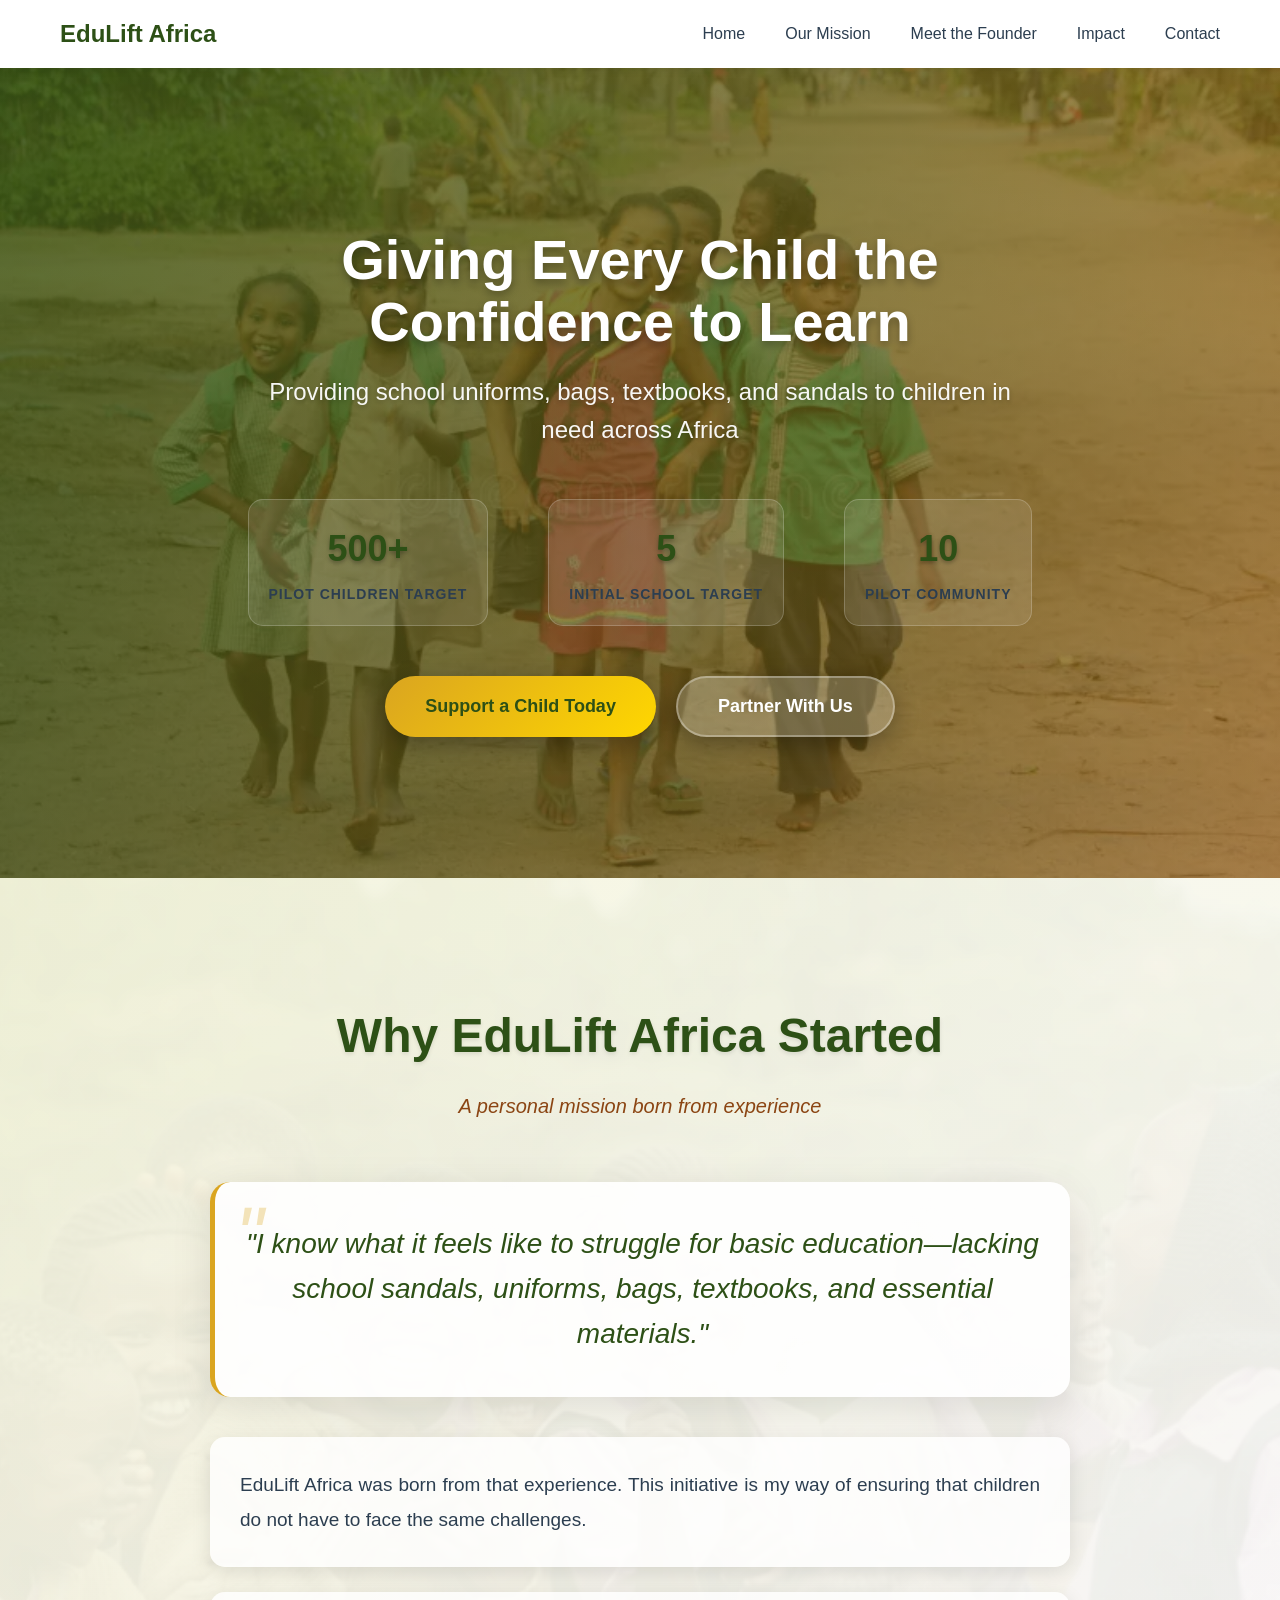
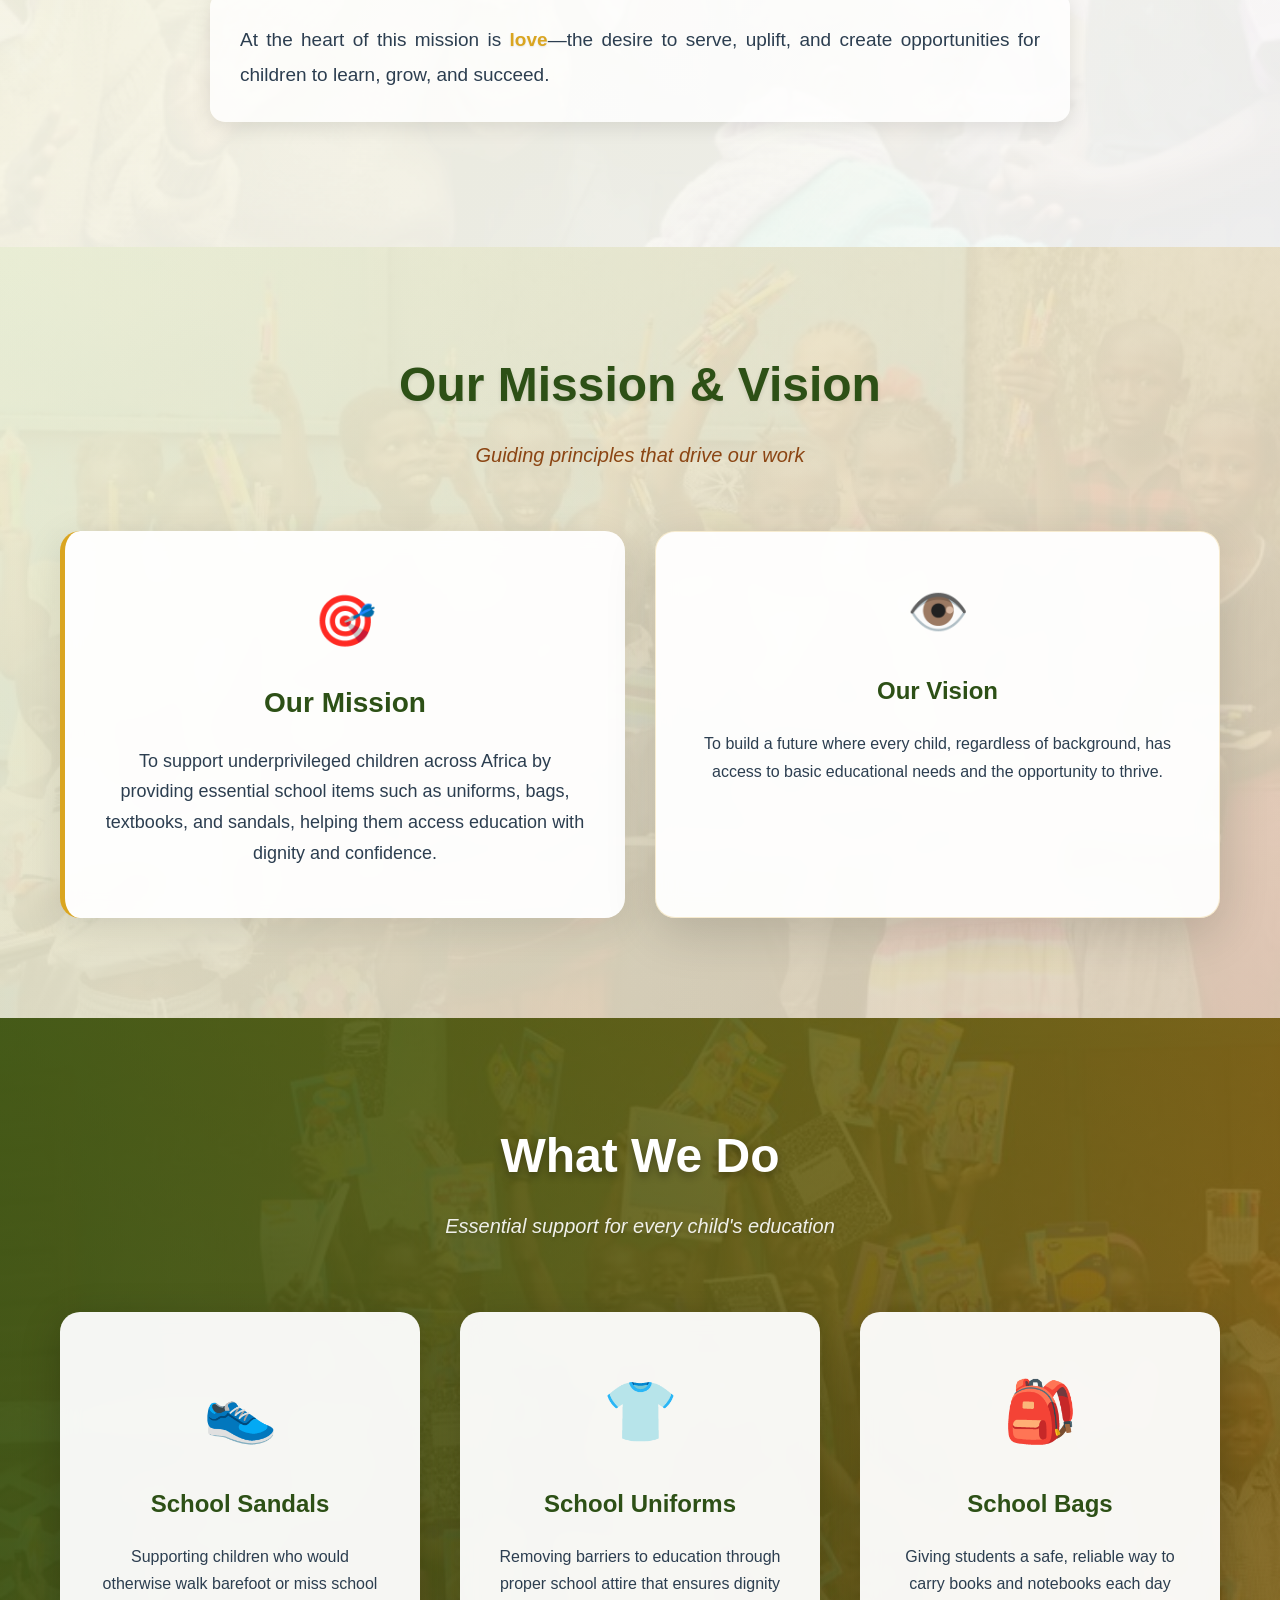
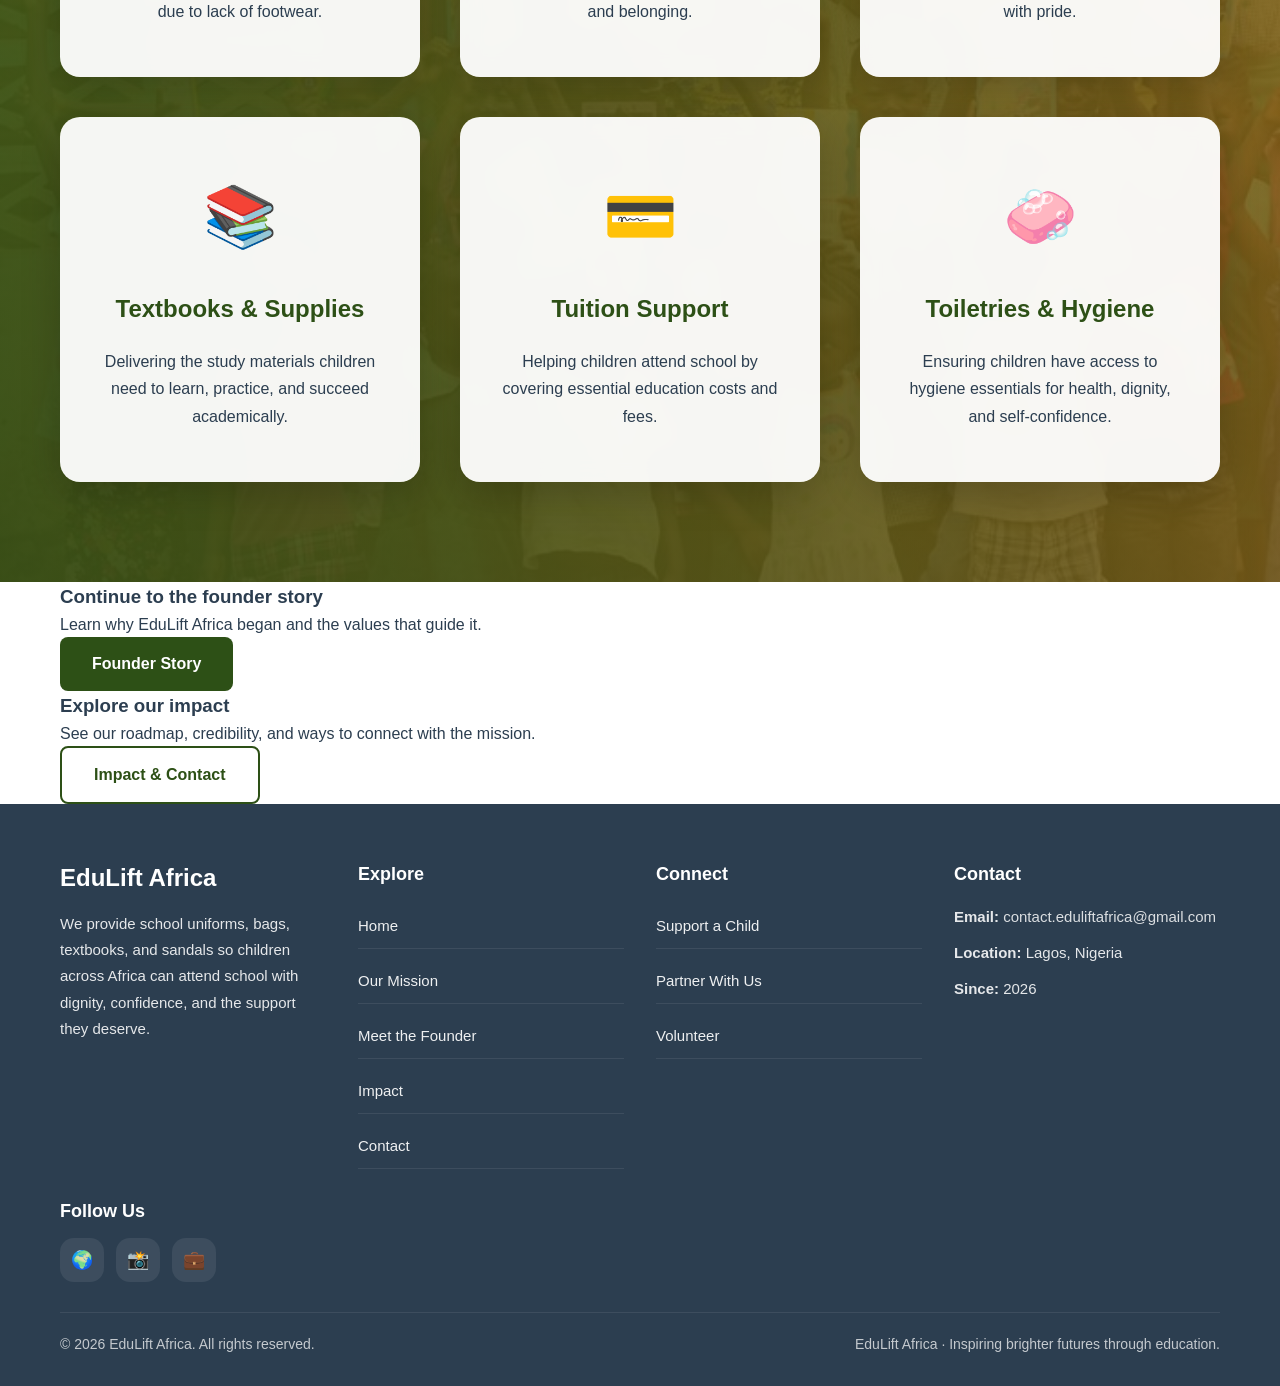
<file: index.html>
<!DOCTYPE html>
<html lang="en">
<head>
    <meta charset="UTF-8">
    <meta name="viewport" content="width=device-width, initial-scale=1.0">
    <title>EduLift Africa - Supporting Child Education</title>
    <link rel="stylesheet" href="style.css">
</head>
<body>
    <!-- Navigation -->
    <nav class="navbar">
        <div class="container">
            <div class="nav-brand">
                <h1>EduLift Africa</h1>
            </div>
            <ul class="nav-menu">
                <li><a href="index.html">Home</a></li>
                <li><a href="index.html#mission">Our Mission</a></li>
                <li><a href="founder.html">Meet the Founder</a></li>
                <li><a href="impact.html">Impact</a></li>
                <li><a href="impact.html#contact">Contact</a></li>
            </ul>
        </div>
    </nav>

    <!-- Hero Section -->
    <section class="hero">
        <div class="hero-overlay"></div>
        <div class="container">
            <div class="hero-content">
                <h1 class="hero-headline">Giving Every Child the Confidence to Learn</h1>
                <p class="hero-subtext">Providing school uniforms, bags, textbooks, and sandals to children in need across Africa</p>
                <div class="hero-stats">
                    <div class="stat-item">
                        <div class="stat-number">500+</div>
                        <div class="stat-label">Pilot Children Target</div>
                    </div>
                    <div class="stat-item">
                        <div class="stat-number">5</div>
                        <div class="stat-label">Initial School Target</div>
                    </div>
                    <div class="stat-item">
                        <div class="stat-number">10</div>
                        <div class="stat-label">Pilot Community</div>
                    </div>
                </div>
                <div class="hero-buttons">
                    <button class="btn btn-primary" onclick="scrollToContactWithReason('Support a child')">Support a Child Today</button>
                    <button class="btn btn-secondary" onclick="scrollToContactWithReason('Partner with us')">Partner With Us</button>
                </div>
            </div>
        </div>
    </section>

    <!-- Why EduLift Started -->
    <section class="why-started">
        <div class="container">
            <div class="why-started-header">
                <div class="section-icon"></div>
                <h2>Why EduLift Africa Started</h2>
                <p class="section-subtitle">A personal mission born from experience</p>
            </div>
            <div class="story-content">
                <div class="story-quote">
                    <blockquote>
                        "I know what it feels like to struggle for basic education—lacking school sandals, uniforms, bags, textbooks, and essential materials."
                    </blockquote>
                </div>
                <div class="story-text">
                    <p>EduLift Africa was born from that experience. This initiative is my way of ensuring that children do not have to face the same challenges.</p>
                    <p>At the heart of this mission is <span class="highlight">love</span>—the desire to serve, uplift, and create opportunities for children to learn, grow, and succeed.</p>
                </div>
            </div>
        </div>
    </section>

    <!-- Mission & Vision -->
    <section id="mission" class="mission-vision">
        <div class="container">
            <div class="section-header">
                <h2>Our Mission & Vision</h2>
                <p class="section-subtitle">Guiding principles that drive our work</p>
            </div>
            <div class="grid-2">
                <div class="card mission-card">
                    <div class="card-icon">🎯</div>
                    <h3>Our Mission</h3>
                    <p>To support underprivileged children across Africa by providing essential school items such as uniforms, bags, textbooks, and sandals, helping them access education with dignity and confidence.</p>
                </div>
                <div class="card vision-card">
                    <div class="card-icon">👁️</div>
                    <h3>Our Vision</h3>
                    <p>To build a future where every child, regardless of background, has access to basic educational needs and the opportunity to thrive.</p>
                </div>
            </div>
        </div>
    </section>

    <!-- What We Do -->
    <section id="what-we-do" class="what-we-do">
        <div class="container">
            <div class="section-header">
                <h2>What We Do</h2>
                <p class="section-subtitle">Essential support for every child's education</p>
            </div>
            <div class="services-grid">
                <div class="service-card">
                    <div class="service-icon">👟</div>
                    <h4>School Sandals</h4>
                    <p>Supporting children who would otherwise walk barefoot or miss school due to lack of footwear.</p>
                </div>
                <div class="service-card">
                    <div class="service-icon">👕</div>
                    <h4>School Uniforms</h4>
                    <p>Removing barriers to education through proper school attire that ensures dignity and belonging.</p>
                </div>
                <div class="service-card">
                    <div class="service-icon">🎒</div>
                    <h4>School Bags</h4>
                    <p>Giving students a safe, reliable way to carry books and notebooks each day with pride.</p>
                </div>
                <div class="service-card">
                    <div class="service-icon">📚</div>
                    <h4>Textbooks & Supplies</h4>
                    <p>Delivering the study materials children need to learn, practice, and succeed academically.</p>
                </div>
                <div class="service-card">
                    <div class="service-icon">💳</div>
                    <h4>Tuition Support</h4>
                    <p>Helping children attend school by covering essential education costs and fees.</p>
                </div>
                <div class="service-card">
                    <div class="service-icon">🧼</div>
                    <h4>Toiletries & Hygiene</h4>
                    <p>Ensuring children have access to hygiene essentials for health, dignity, and self-confidence.</p>
                </div>
            </div>
        </div>
    </section>

        <section class="page-links">
        <div class="container">
            <div class="link-card">
                <h3>Continue to the founder story</h3>
                <p>Learn why EduLift Africa began and the values that guide it.</p>
                <a class="btn btn-primary" href="founder.html">Founder Story</a>
            </div>
            <div class="link-card">
                <h3>Explore our impact</h3>
                <p>See our roadmap, credibility, and ways to connect with the mission.</p>
                <a class="btn btn-secondary" href="impact.html">Impact & Contact</a>
            </div>
        </div>
    </section>

    <footer class="footer">
        <div class="container">
            <div class="footer-content">
                <div class="footer-section">
                    <h3>EduLift Africa</h3>
                    <p>We provide school uniforms, bags, textbooks, and sandals so children across Africa can attend school with dignity, confidence, and the support they deserve.</p>
                </div>
                <div class="footer-section">
                    <h4>Explore</h4>
                    <div class="footer-links">
                        <a class="footer-link" href="index.html">Home</a>
                        <a class="footer-link" href="index.html#mission">Our Mission</a>
                        <a class="footer-link" href="founder.html">Meet the Founder</a>
                        <a class="footer-link" href="impact.html">Impact</a>
                        <a class="footer-link" href="impact.html#contact">Contact</a>
                    </div>
                </div>
                <div class="footer-section">
                    <h4>Connect</h4>
                    <div class="footer-links">
                        <a class="footer-link" href="impact.html#contact">Support a Child</a>
                        <a class="footer-link" href="impact.html#contact">Partner With Us</a>
                        <a class="footer-link" href="impact.html#contact">Volunteer</a>
                    </div>
                </div>
                <div class="footer-section footer-contact">
                    <h4>Contact</h4>
                    <p><strong>Email:</strong> <a href="mailto:contact.eduliftafrica@gmail.com">contact.eduliftafrica@gmail.com</a></p>
                    <p><strong>Location:</strong> Lagos, Nigeria</p>
                    <p><strong>Since:</strong> 2026</p>
                </div>
                <div class="footer-section footer-social">
                    <h4>Follow Us</h4>
                    <div class="social-icons">
                        <a class="social-icon" href="#" aria-label="Facebook">🌍</a>
                        <a class="social-icon" href="#" aria-label="Instagram">📸</a>
                        <a class="social-icon" href="#" aria-label="LinkedIn">💼</a>
                    </div>
                </div>
            </div>
            <div class="footer-bottom">
                <p>&copy; 2026 EduLift Africa. All rights reserved.</p>
                <p>EduLift Africa · Inspiring brighter futures through education.</p>
            </div>
        </div>
    </footer>

    <script src="script.js"></script>
</body>
</html>
</file>
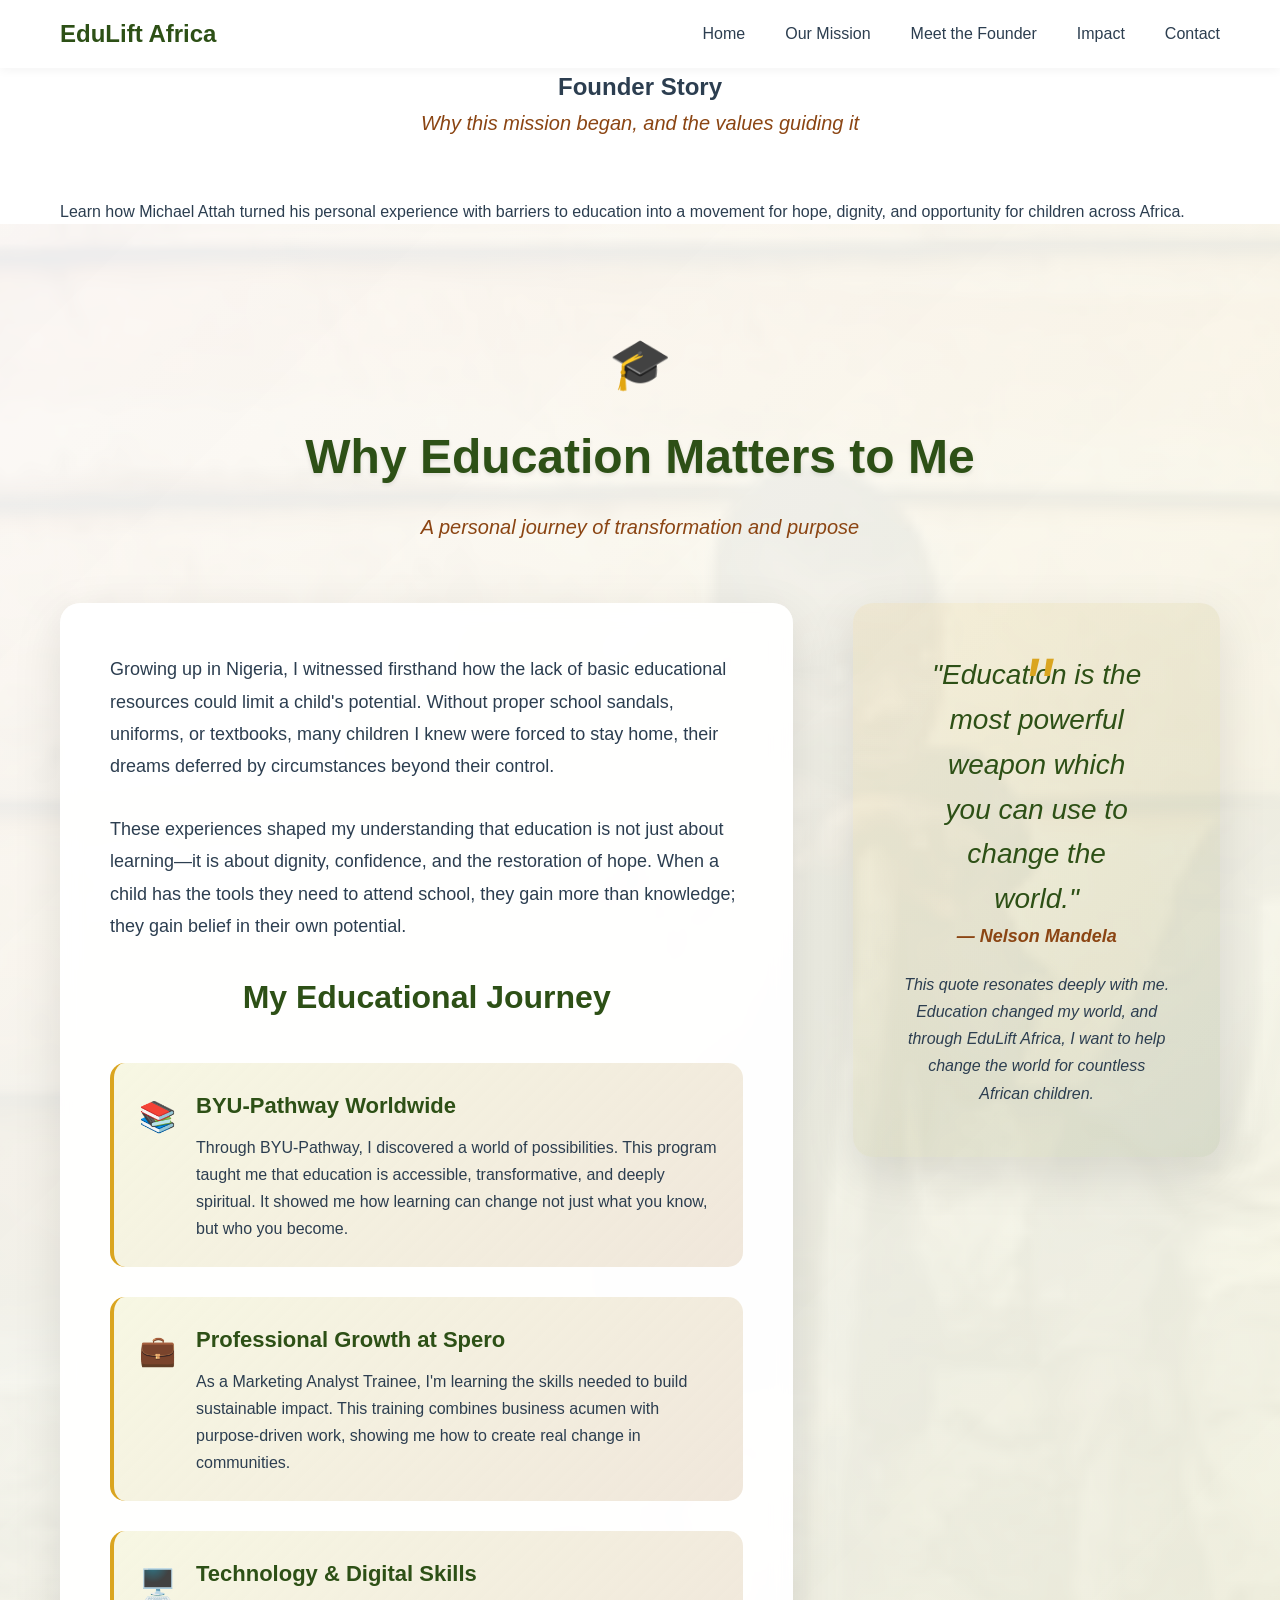
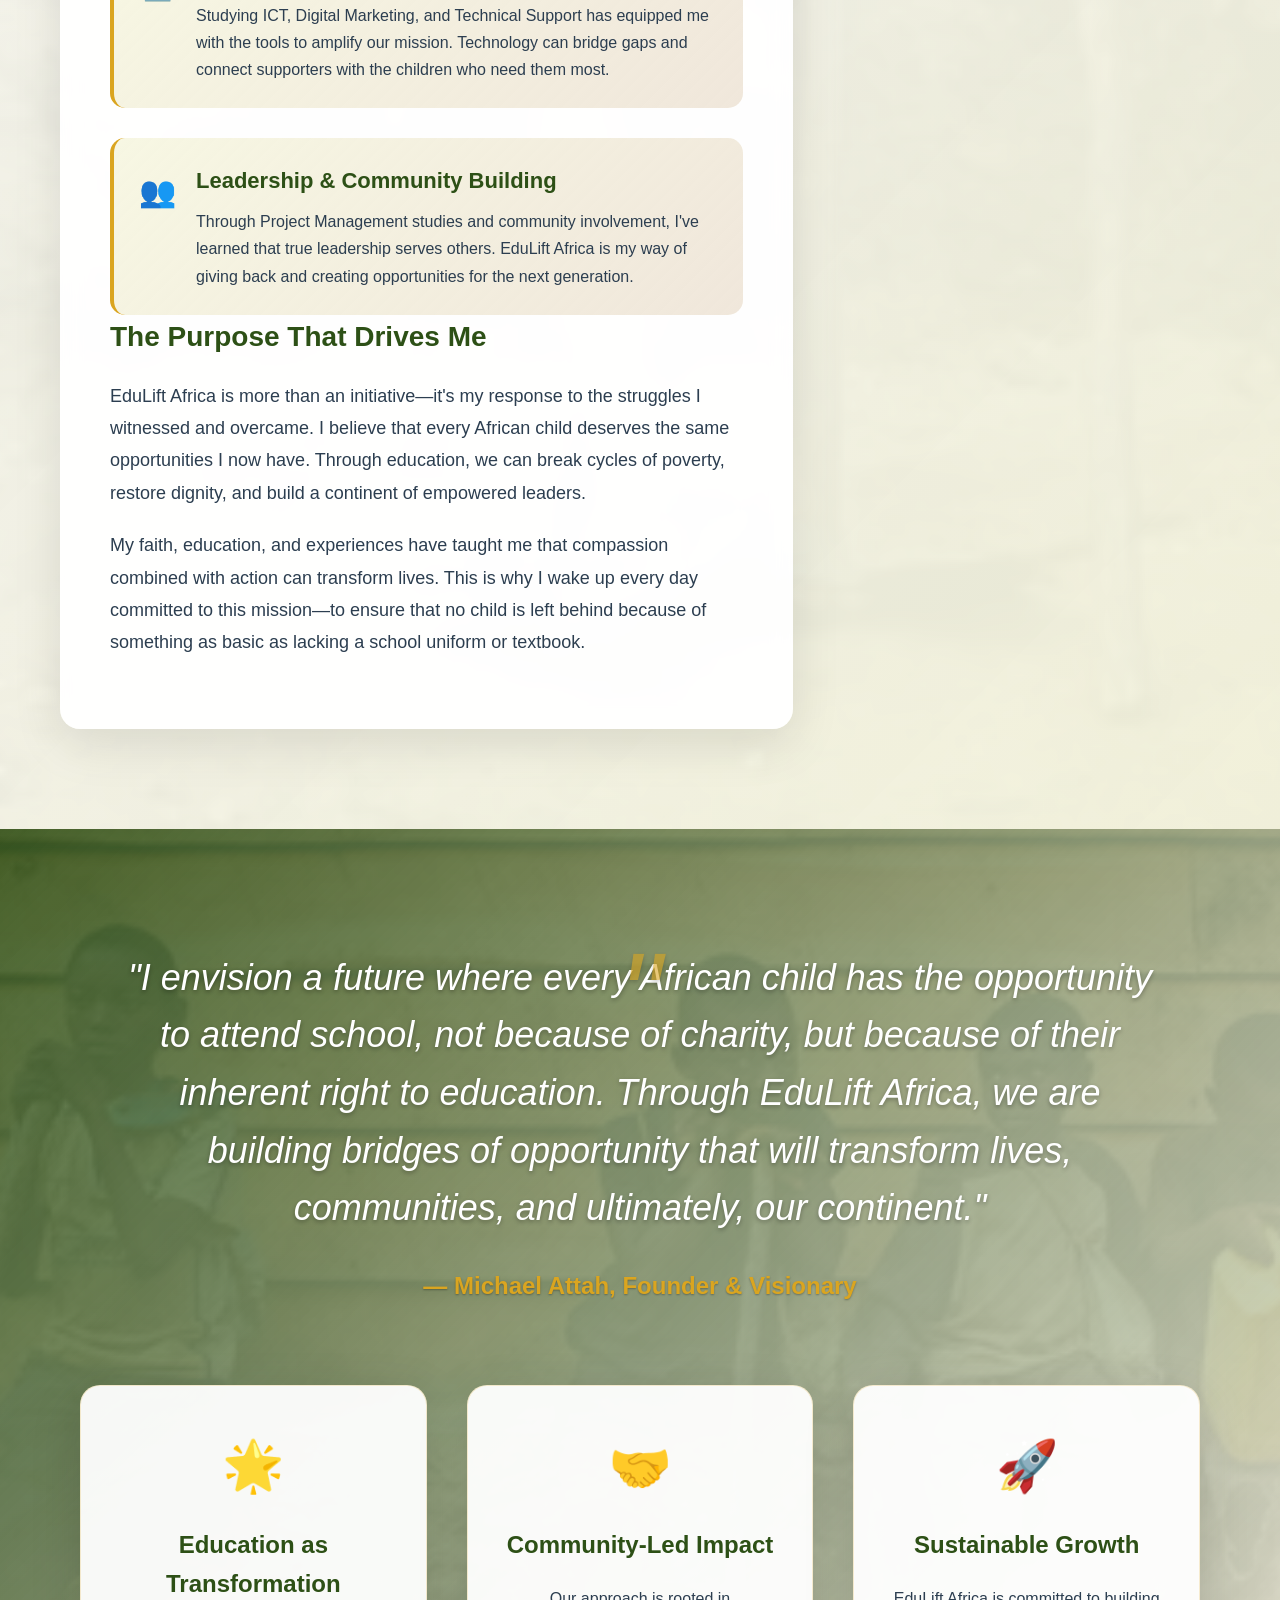
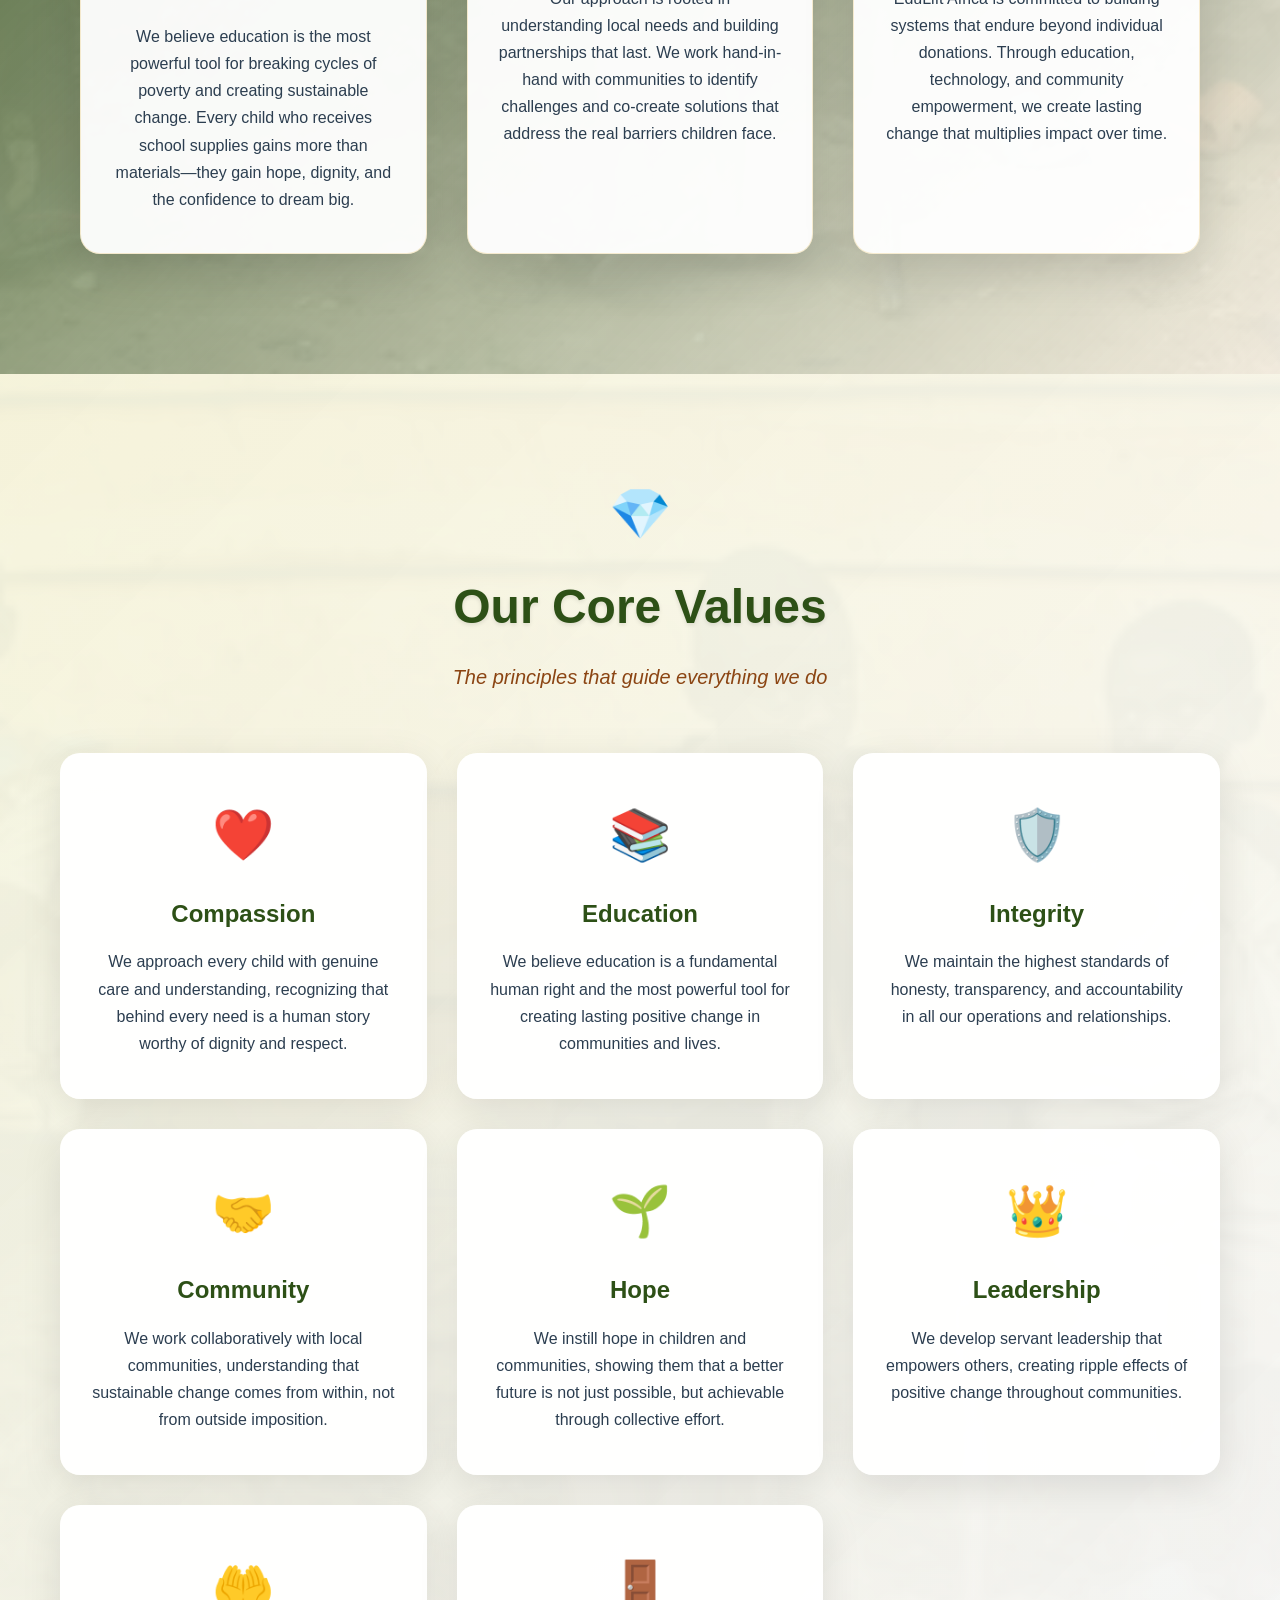
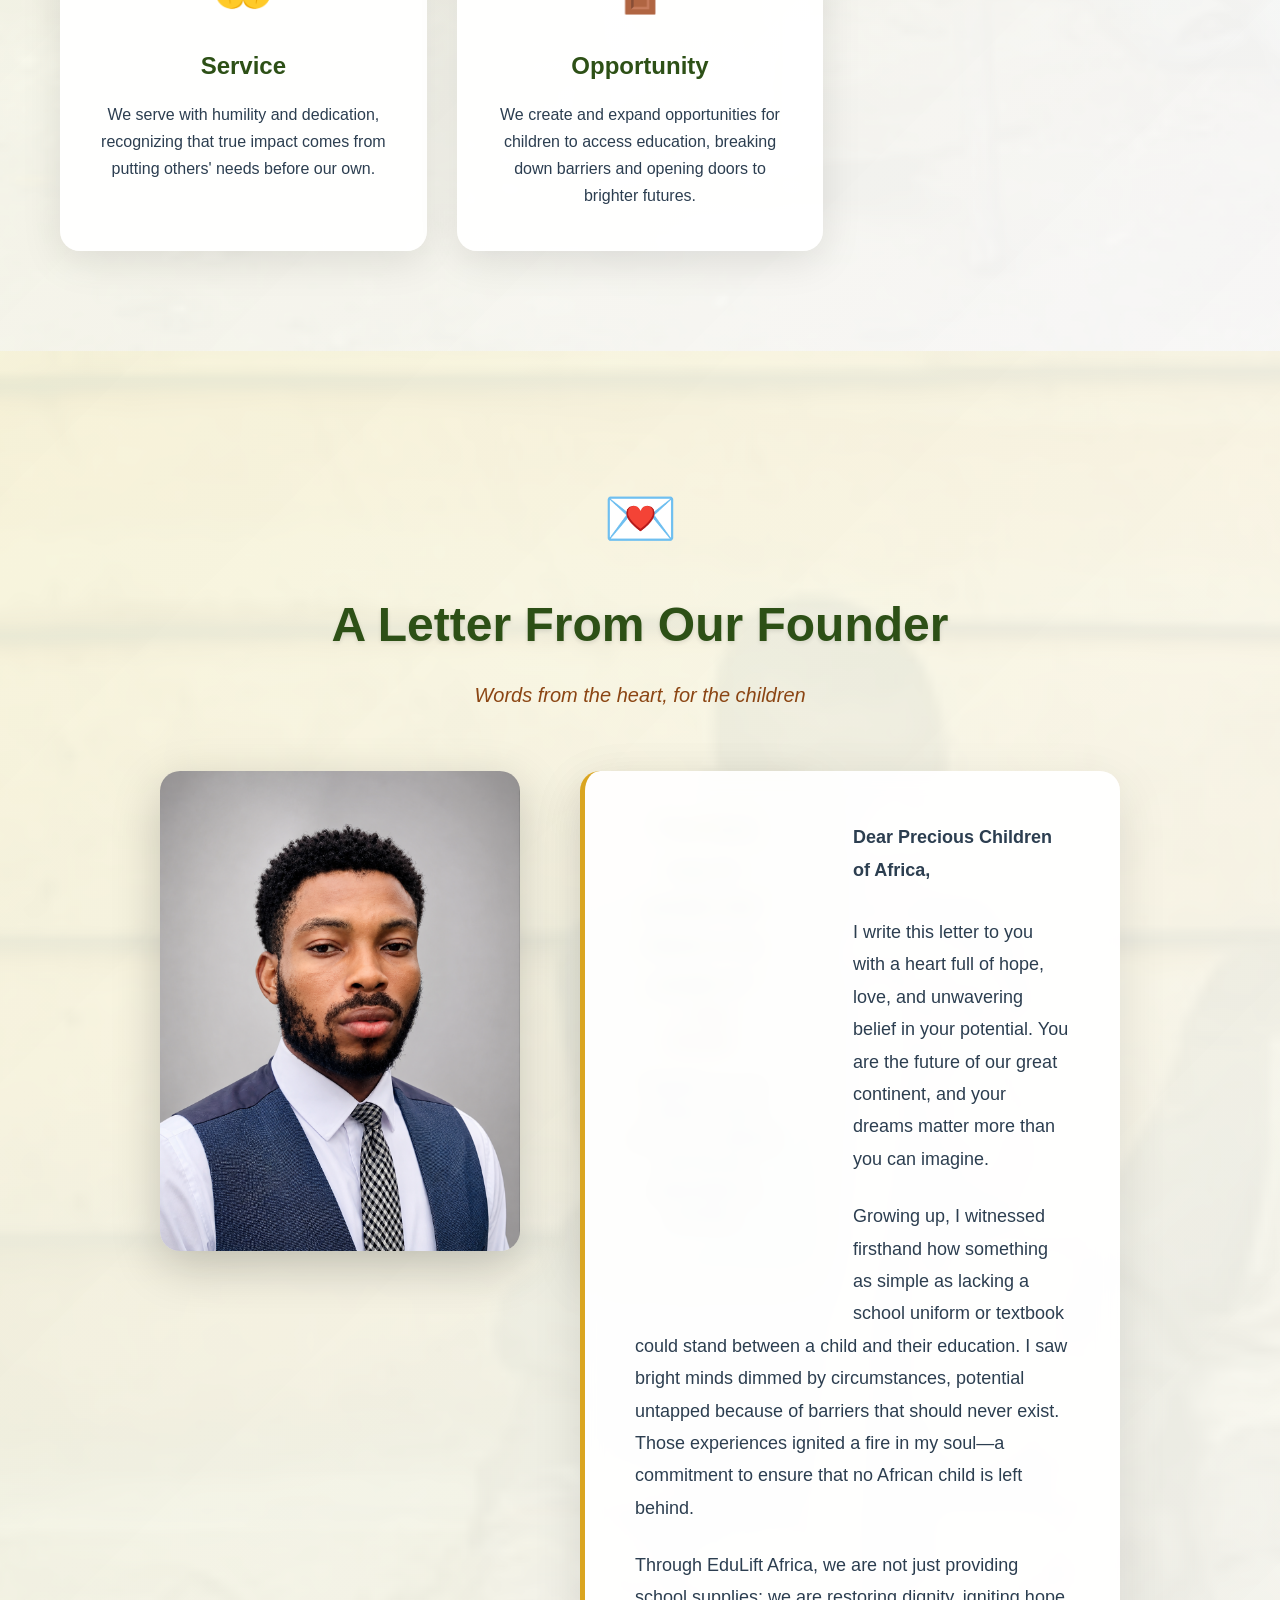
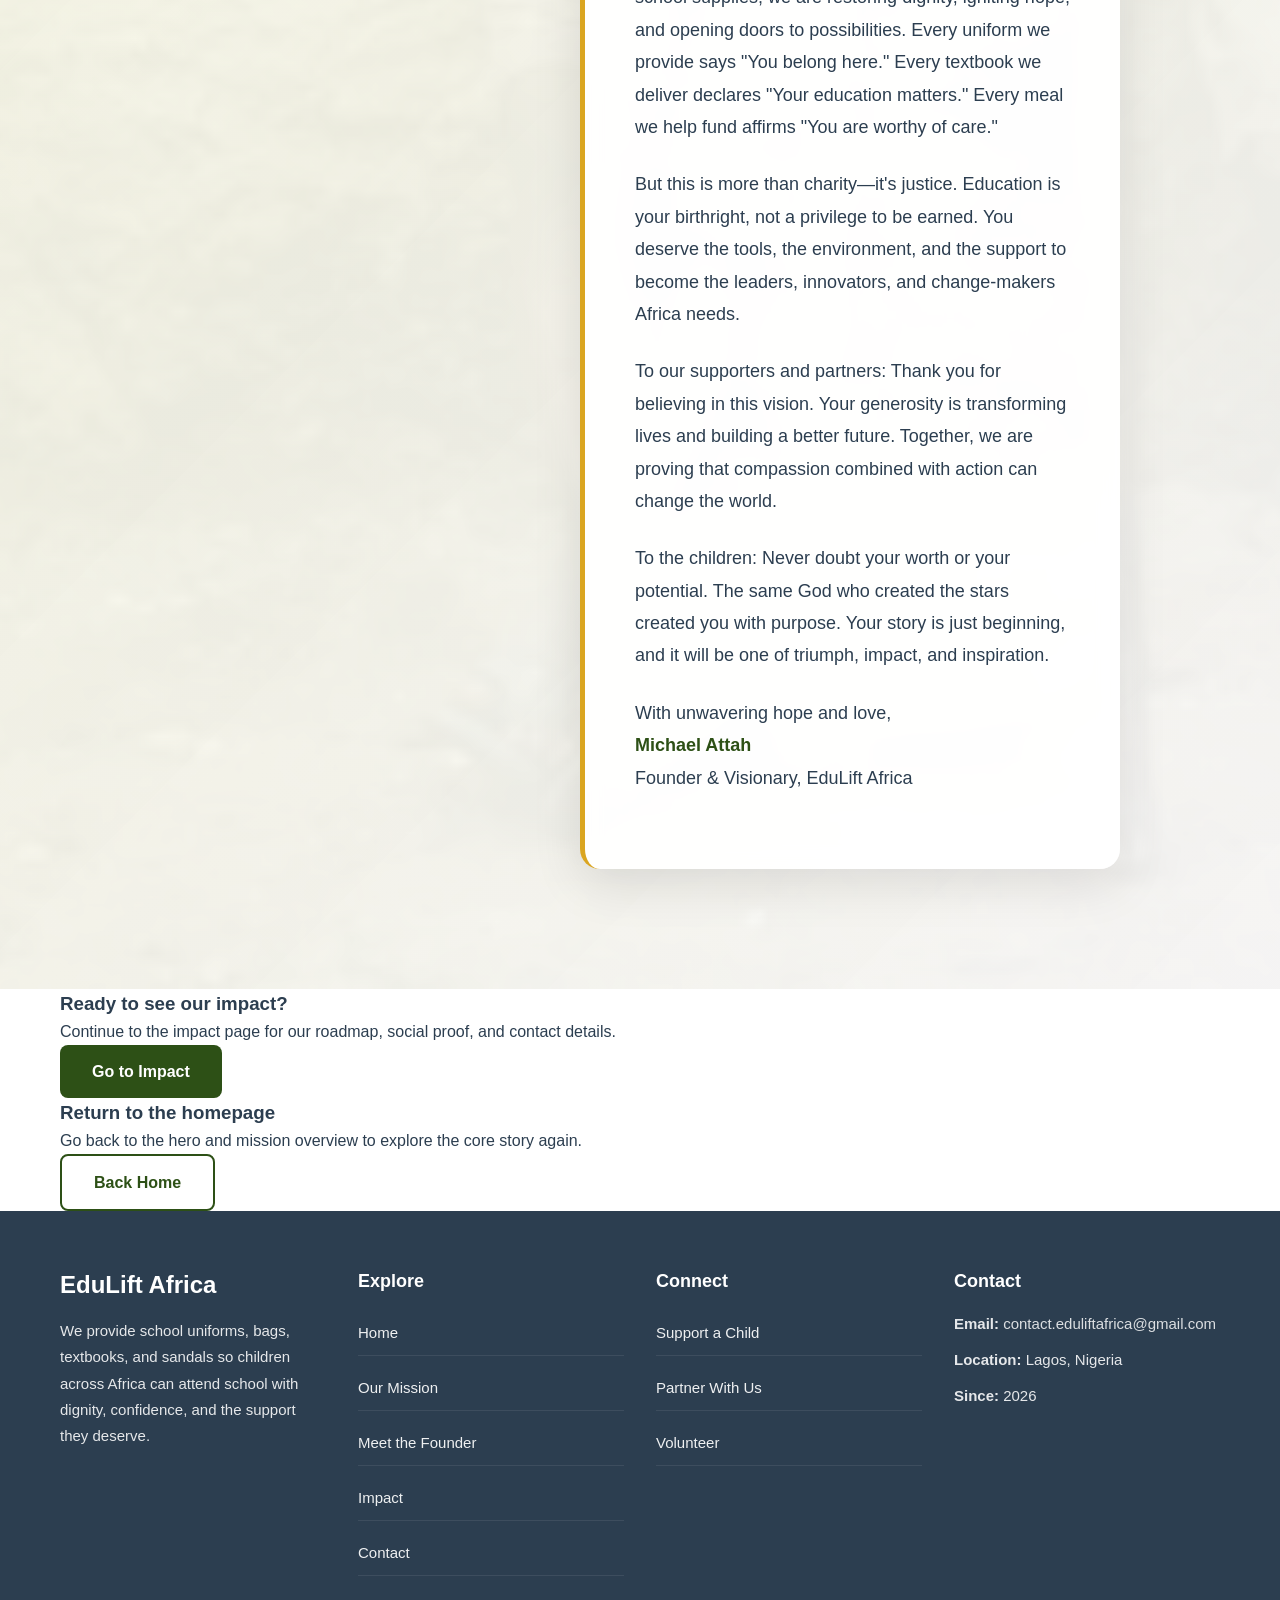
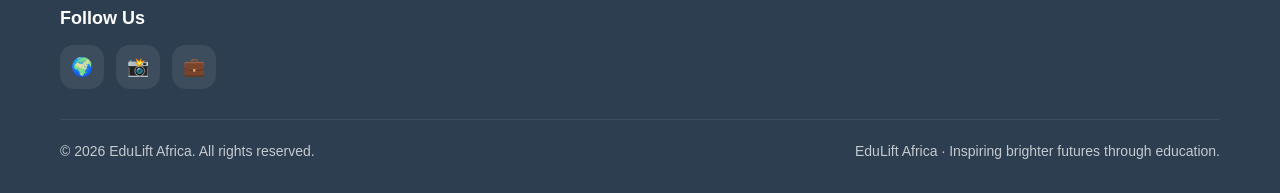
<file: founder.html>
<!DOCTYPE html>
<html lang="en">
<head>
    <meta charset="UTF-8">
    <meta name="viewport" content="width=device-width, initial-scale=1.0">
    <title>EduLift Africa - Founder Story</title>
    <link rel="stylesheet" href="style.css">
</head>
<body>
    <nav class="navbar">
        <div class="container">
            <div class="nav-brand">
                <h1>EduLift Africa</h1>
            </div>
            <ul class="nav-menu">
                <li><a href="index.html">Home</a></li>
                <li><a href="index.html#mission">Our Mission</a></li>
                <li><a href="founder.html">Meet the Founder</a></li>
                <li><a href="impact.html">Impact</a></li>
                <li><a href="impact.html#contact">Contact</a></li>
            </ul>
        </div>
    </nav>

    <section class="page-intro">
        <div class="container">
            <div class="section-header">
                <h2>Founder Story</h2>
                <p class="section-subtitle">Why this mission began, and the values guiding it</p>
            </div>
            <div class="page-intro-copy">
                <p>Learn how Michael Attah turned his personal experience with barriers to education into a movement for hope, dignity, and opportunity for children across Africa.</p>
            </div>
        </div>
    </section>

    <section class="education-matters">
        <div class="container">
            <div class="section-header">
                <div class="section-icon">🎓</div>
                <h2>Why Education Matters to Me</h2>
                <p class="section-subtitle">A personal journey of transformation and purpose</p>
            </div>
            <div class="education-content">
                <div class="education-story">
                    <div class="story-intro">
                        <p>Growing up in Nigeria, I witnessed firsthand how the lack of basic educational resources could limit a child's potential. Without proper school sandals, uniforms, or textbooks, many children I knew were forced to stay home, their dreams deferred by circumstances beyond their control.</p>
                        <p>These experiences shaped my understanding that education is not just about learning—it is about dignity, confidence, and the restoration of hope. When a child has the tools they need to attend school, they gain more than knowledge; they gain belief in their own potential.</p>
                    </div>
                    <div class="education-journey">
                        <h3>My Educational Journey</h3>
                        <div class="journey-timeline">
                            <div class="timeline-item">
                                <div class="timeline-icon">📚</div>
                                <div class="timeline-content">
                                    <h4>BYU-Pathway Worldwide</h4>
                                    <p>Through BYU-Pathway, I discovered a world of possibilities. This program taught me that education is accessible, transformative, and deeply spiritual. It showed me how learning can change not just what you know, but who you become.</p>
                                </div>
                            </div>
                            <div class="timeline-item">
                                <div class="timeline-icon">💼</div>
                                <div class="timeline-content">
                                    <h4>Professional Growth at Spero</h4>
                                    <p>As a Marketing Analyst Trainee, I'm learning the skills needed to build sustainable impact. This training combines business acumen with purpose-driven work, showing me how to create real change in communities.</p>
                                </div>
                            </div>
                            <div class="timeline-item">
                                <div class="timeline-icon">🖥️</div>
                                <div class="timeline-content">
                                    <h4>Technology & Digital Skills</h4>
                                    <p>Studying ICT, Digital Marketing, and Technical Support has equipped me with the tools to amplify our mission. Technology can bridge gaps and connect supporters with the children who need them most.</p>
                                </div>
                            </div>
                            <div class="timeline-item">
                                <div class="timeline-icon">👥</div>
                                <div class="timeline-content">
                                    <h4>Leadership & Community Building</h4>
                                    <p>Through Project Management studies and community involvement, I've learned that true leadership serves others. EduLift Africa is my way of giving back and creating opportunities for the next generation.</p>
                                </div>
                            </div>
                        </div>
                    </div>
                    <div class="education-purpose">
                        <h3>The Purpose That Drives Me</h3>
                        <p>EduLift Africa is more than an initiative—it's my response to the struggles I witnessed and overcame. I believe that every African child deserves the same opportunities I now have. Through education, we can break cycles of poverty, restore dignity, and build a continent of empowered leaders.</p>
                        <p>My faith, education, and experiences have taught me that compassion combined with action can transform lives. This is why I wake up every day committed to this mission—to ensure that no child is left behind because of something as basic as lacking a school uniform or textbook.</p>
                    </div>
                </div>
                <div class="education-quote">
                    <blockquote>
                        "Education is the most powerful weapon which you can use to change the world."
                        <cite>— Nelson Mandela</cite>
                    </blockquote>
                    <p class="quote-reflection">This quote resonates deeply with me. Education changed my world, and through EduLift Africa, I want to help change the world for countless African children.</p>
                </div>
            </div>
        </div>
    </section>

    <section class="vision-statement">
        <div class="container">
            <div class="vision-content">
                <div class="vision-quote">
                    <blockquote>
                        "I envision a future where every African child has the opportunity to attend school, not because of charity, but because of their inherent right to education. Through EduLift Africa, we are building bridges of opportunity that will transform lives, communities, and ultimately, our continent."
                    </blockquote>
                    <cite>— Michael Attah, Founder & Visionary</cite>
                </div>
                <div class="vision-details">
                    <div class="vision-card">
                        <div class="vision-icon">🌟</div>
                        <h3>Education as Transformation</h3>
                        <p>We believe education is the most powerful tool for breaking cycles of poverty and creating sustainable change. Every child who receives school supplies gains more than materials—they gain hope, dignity, and the confidence to dream big.</p>
                    </div>
                    <div class="vision-card">
                        <div class="vision-icon">🤝</div>
                        <h3>Community-Led Impact</h3>
                        <p>Our approach is rooted in understanding local needs and building partnerships that last. We work hand-in-hand with communities to identify challenges and co-create solutions that address the real barriers children face.</p>
                    </div>
                    <div class="vision-card">
                        <div class="vision-icon">🚀</div>
                        <h3>Sustainable Growth</h3>
                        <p>EduLift Africa is committed to building systems that endure beyond individual donations. Through education, technology, and community empowerment, we create lasting change that multiplies impact over time.</p>
                    </div>
                </div>
            </div>
        </div>
    </section>

    <section class="core-values">
        <div class="container">
            <div class="section-header">
                <div class="section-icon">💎</div>
                <h2>Our Core Values</h2>
                <p class="section-subtitle">The principles that guide everything we do</p>
            </div>
            <div class="values-grid">
                <div class="value-card">
                    <div class="value-icon">❤️</div>
                    <h3>Compassion</h3>
                    <p>We approach every child with genuine care and understanding, recognizing that behind every need is a human story worthy of dignity and respect.</p>
                </div>
                <div class="value-card">
                    <div class="value-icon">📚</div>
                    <h3>Education</h3>
                    <p>We believe education is a fundamental human right and the most powerful tool for creating lasting positive change in communities and lives.</p>
                </div>
                <div class="value-card">
                    <div class="value-icon">🛡️</div>
                    <h3>Integrity</h3>
                    <p>We maintain the highest standards of honesty, transparency, and accountability in all our operations and relationships.</p>
                </div>
                <div class="value-card">
                    <div class="value-icon">🤝</div>
                    <h3>Community</h3>
                    <p>We work collaboratively with local communities, understanding that sustainable change comes from within, not from outside imposition.</p>
                </div>
                <div class="value-card">
                    <div class="value-icon">🌱</div>
                    <h3>Hope</h3>
                    <p>We instill hope in children and communities, showing them that a better future is not just possible, but achievable through collective effort.</p>
                </div>
                <div class="value-card">
                    <div class="value-icon">👑</div>
                    <h3>Leadership</h3>
                    <p>We develop servant leadership that empowers others, creating ripple effects of positive change throughout communities.</p>
                </div>
                <div class="value-card">
                    <div class="value-icon">🤲</div>
                    <h3>Service</h3>
                    <p>We serve with humility and dedication, recognizing that true impact comes from putting others' needs before our own.</p>
                </div>
                <div class="value-card">
                    <div class="value-icon">🚪</div>
                    <h3>Opportunity</h3>
                    <p>We create and expand opportunities for children to access education, breaking down barriers and opening doors to brighter futures.</p>
                </div>
            </div>
        </div>
    </section>

    <section class="founder-letter">
        <div class="container">
            <div class="letter-content">
                <div class="letter-header">
                    <div class="letter-icon">💌</div>
                    <h2>A Letter From Our Founder</h2>
                    <p class="letter-subtitle">Words from the heart, for the children</p>
                </div>
                <div class="letter-body">
                    <div class="letter-image">
                        <img src="assets/images/MichaelAttah.png" alt="Michael Attah, Founder of EduLift Africa">
                    </div>
                    <div class="letter-text-wrapper">
                        <div class="letter-quote">
                            <blockquote>
                                "The best way to predict the future is to create it."
                                <cite>— Peter Drucker</cite>
                            </blockquote>
                            <p class="quote-note">Together, we are creating a future where every African child has the opportunity to succeed.</p>
                        </div>
                        <div class="letter-text">
                            <p class="greeting">Dear Precious Children of Africa,</p>
                            
                            <p>I write this letter to you with a heart full of hope, love, and unwavering belief in your potential. You are the future of our great continent, and your dreams matter more than you can imagine.</p>
                            
                            <p>Growing up, I witnessed firsthand how something as simple as lacking a school uniform or textbook could stand between a child and their education. I saw bright minds dimmed by circumstances, potential untapped because of barriers that should never exist. Those experiences ignited a fire in my soul—a commitment to ensure that no African child is left behind.</p>
                            
                            <p>Through EduLift Africa, we are not just providing school supplies; we are restoring dignity, igniting hope, and opening doors to possibilities. Every uniform we provide says "You belong here." Every textbook we deliver declares "Your education matters." Every meal we help fund affirms "You are worthy of care."</p>
                            
                            <p>But this is more than charity—it's justice. Education is your birthright, not a privilege to be earned. You deserve the tools, the environment, and the support to become the leaders, innovators, and change-makers Africa needs.</p>
                            
                            <p>To our supporters and partners: Thank you for believing in this vision. Your generosity is transforming lives and building a better future. Together, we are proving that compassion combined with action can change the world.</p>
                            
                            <p>To the children: Never doubt your worth or your potential. The same God who created the stars created you with purpose. Your story is just beginning, and it will be one of triumph, impact, and inspiration.</p>
                            
                            <p>With unwavering hope and love,<br>
                            <strong>Michael Attah</strong><br>
                            Founder & Visionary, EduLift Africa</p>
                        </div>
                    </div>
                </div>
            </div>
        </div>
    </section>

    <section class="page-links">
        <div class="container">
            <div class="link-card">
                <h3>Ready to see our impact?</h3>
                <p>Continue to the impact page for our roadmap, social proof, and contact details.</p>
                <a class="btn btn-primary" href="impact.html">Go to Impact</a>
            </div>
            <div class="link-card">
                <h3>Return to the homepage</h3>
                <p>Go back to the hero and mission overview to explore the core story again.</p>
                <a class="btn btn-secondary" href="index.html">Back Home</a>
            </div>
        </div>
    </section>

    <footer class="footer">
        <div class="container">
            <div class="footer-content">
                <div class="footer-section">
                    <h3>EduLift Africa</h3>
                    <p>We provide school uniforms, bags, textbooks, and sandals so children across Africa can attend school with dignity, confidence, and the support they deserve.</p>
                </div>
                <div class="footer-section">
                    <h4>Explore</h4>
                    <div class="footer-links">
                        <a class="footer-link" href="index.html">Home</a>
                        <a class="footer-link" href="index.html#mission">Our Mission</a>
                        <a class="footer-link" href="founder.html">Meet the Founder</a>
                        <a class="footer-link" href="impact.html">Impact</a>
                        <a class="footer-link" href="impact.html#contact">Contact</a>
                    </div>
                </div>
                <div class="footer-section">
                    <h4>Connect</h4>
                    <div class="footer-links">
                        <a class="footer-link" href="impact.html#contact">Support a Child</a>
                        <a class="footer-link" href="impact.html#contact">Partner With Us</a>
                        <a class="footer-link" href="impact.html#contact">Volunteer</a>
                    </div>
                </div>
                <div class="footer-section footer-contact">
                    <h4>Contact</h4>
                    <p><strong>Email:</strong> <a href="mailto:contact.eduliftafrica@gmail.com">contact.eduliftafrica@gmail.com</a></p>
                    <p><strong>Location:</strong> Lagos, Nigeria</p>
                    <p><strong>Since:</strong> 2026</p>
                </div>
                <div class="footer-section footer-social">
                    <h4>Follow Us</h4>
                    <div class="social-icons">
                        <a class="social-icon" href="#" aria-label="Facebook">🌍</a>
                        <a class="social-icon" href="#" aria-label="Instagram">📸</a>
                        <a class="social-icon" href="#" aria-label="LinkedIn">💼</a>
                    </div>
                </div>
            </div>
            <div class="footer-bottom">
                <p>&copy; 2026 EduLift Africa. All rights reserved.</p>
                <p>EduLift Africa · Inspiring brighter futures through education.</p>
            </div>
        </div>
    </footer>

    <script src="script.js"></script>
</body>
</html>
</file>
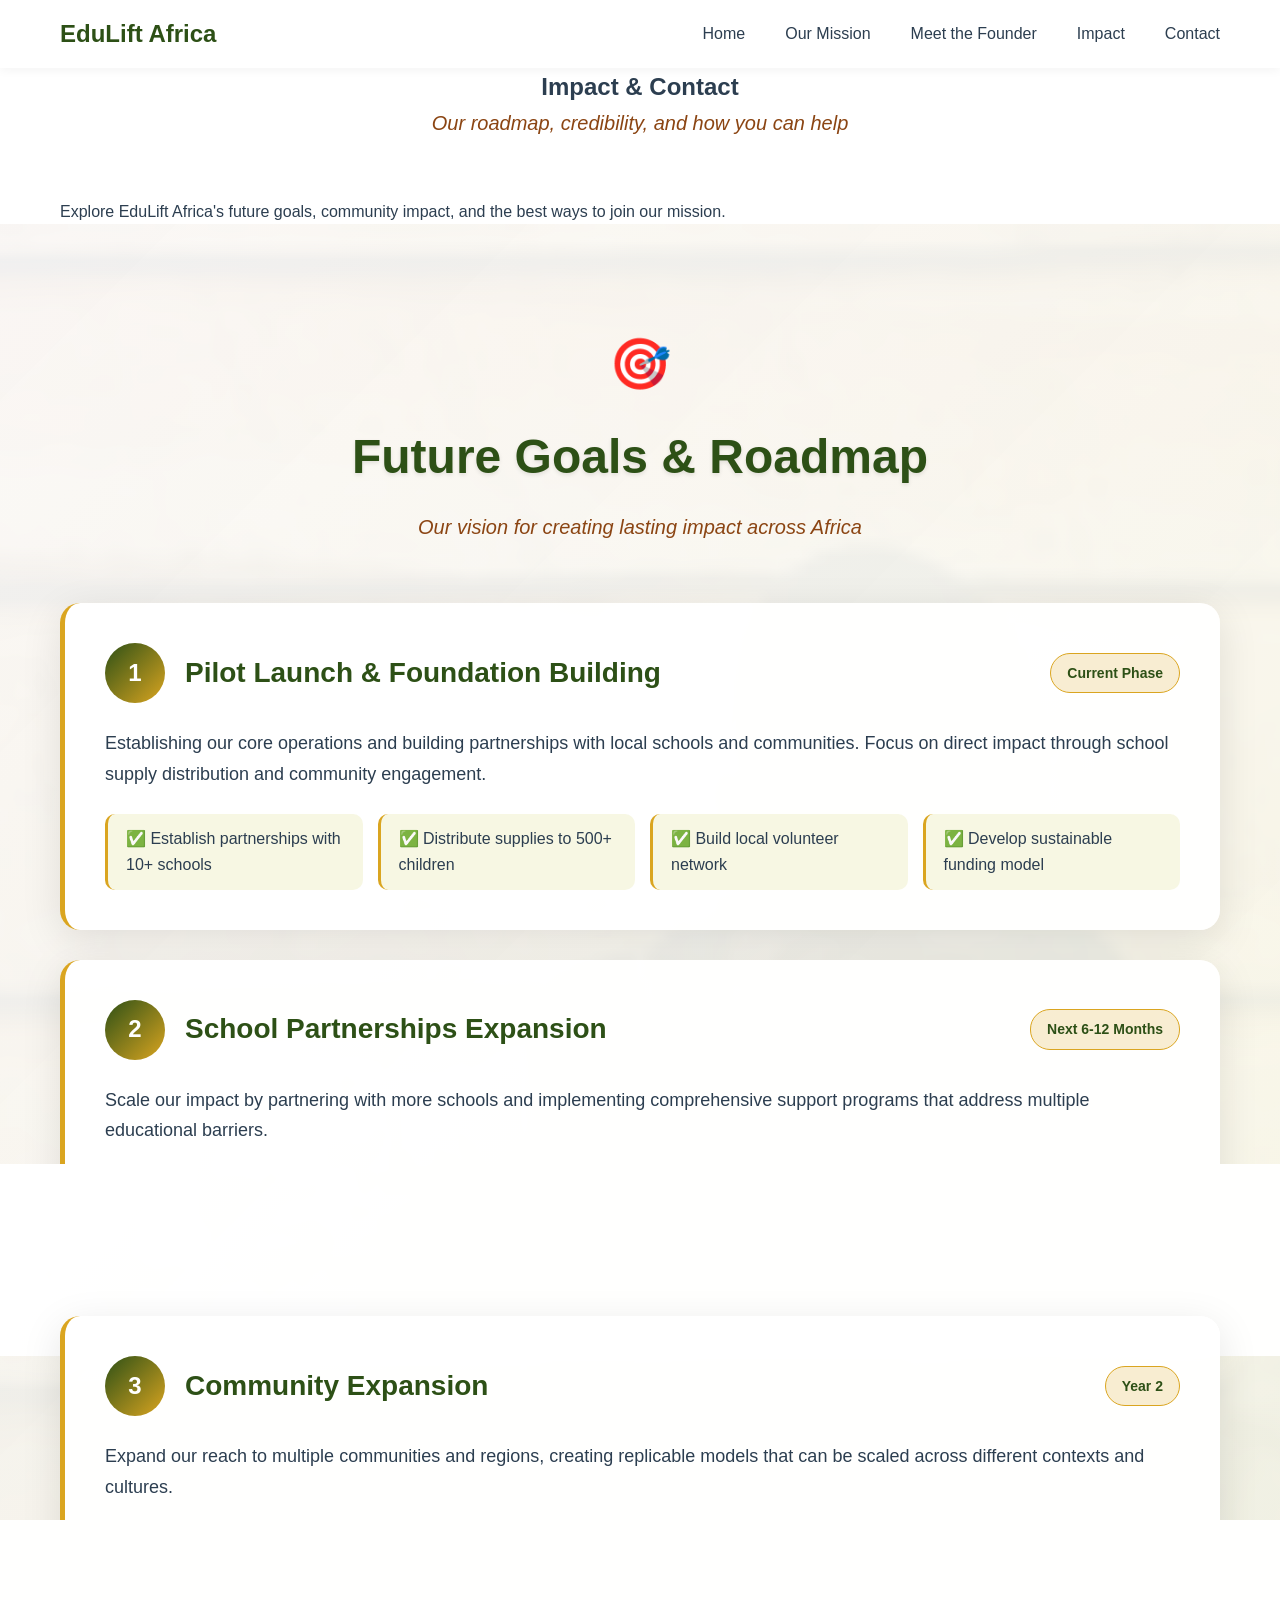
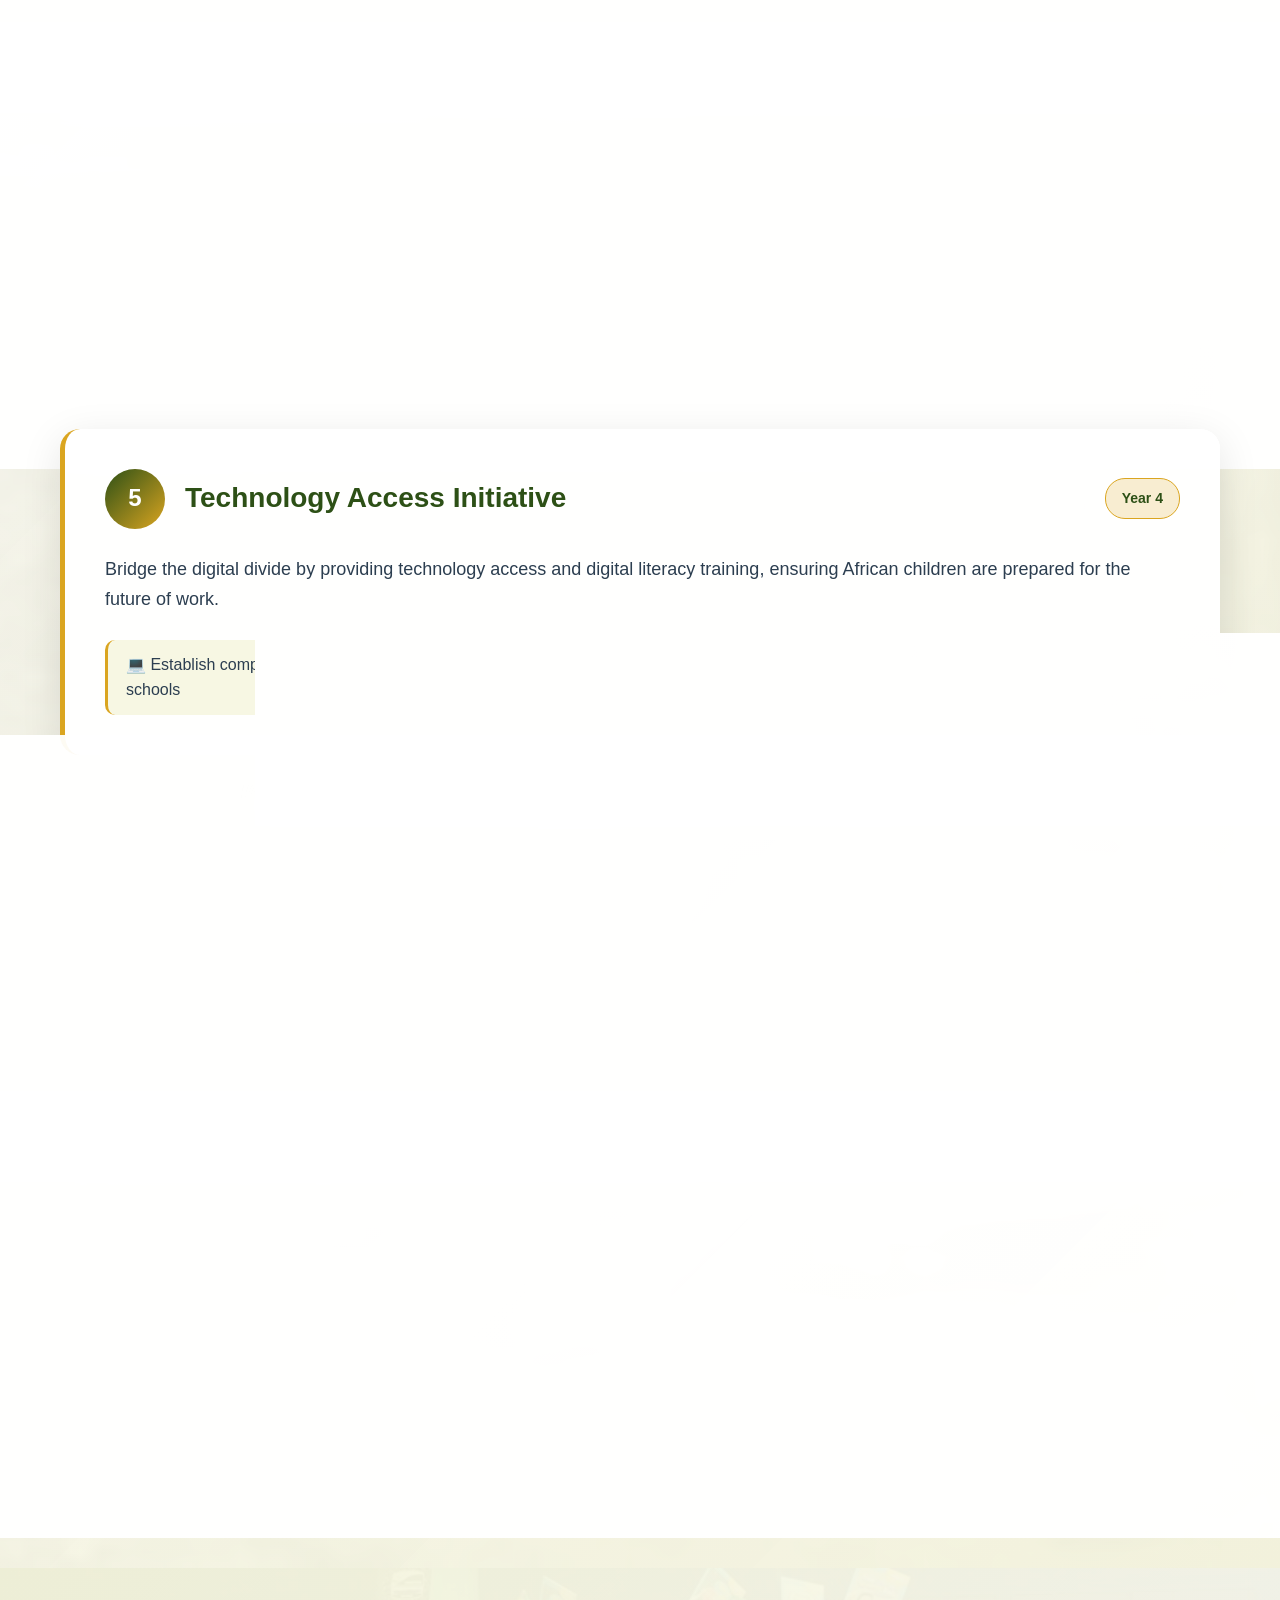
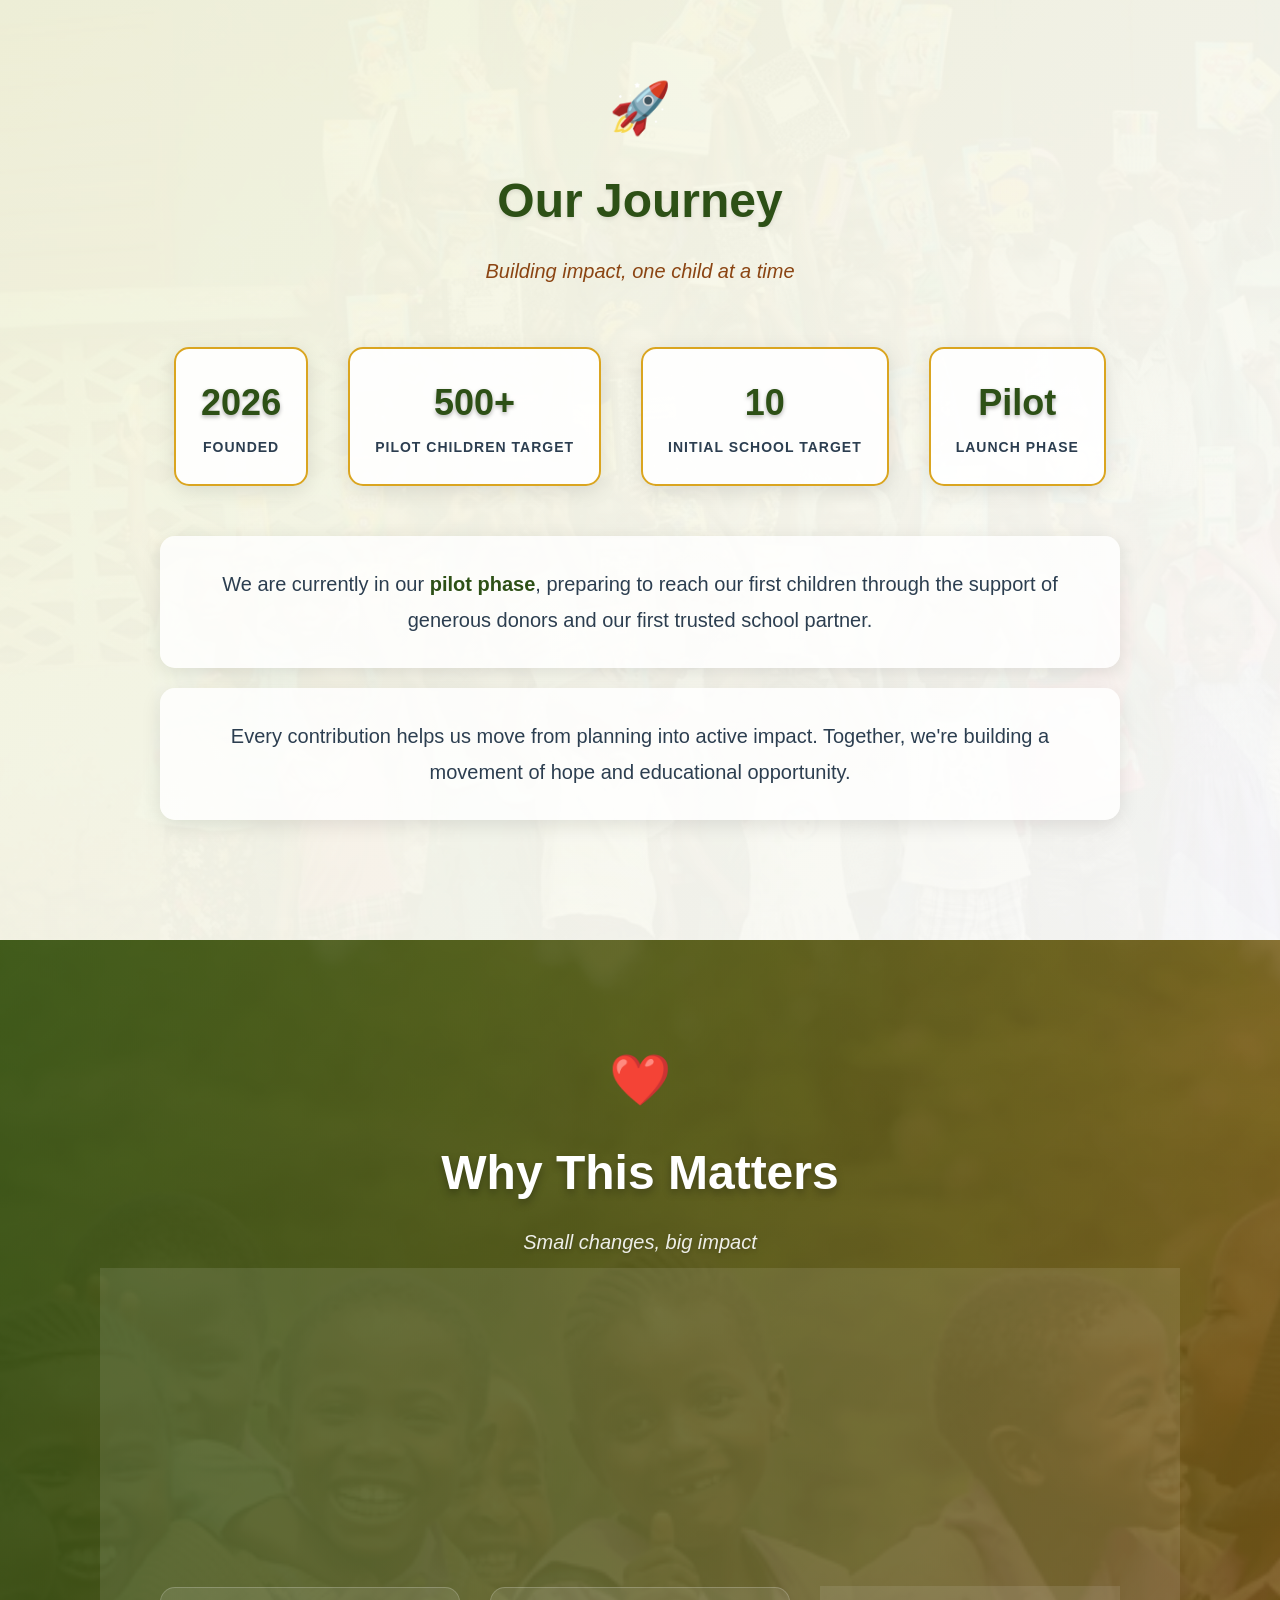
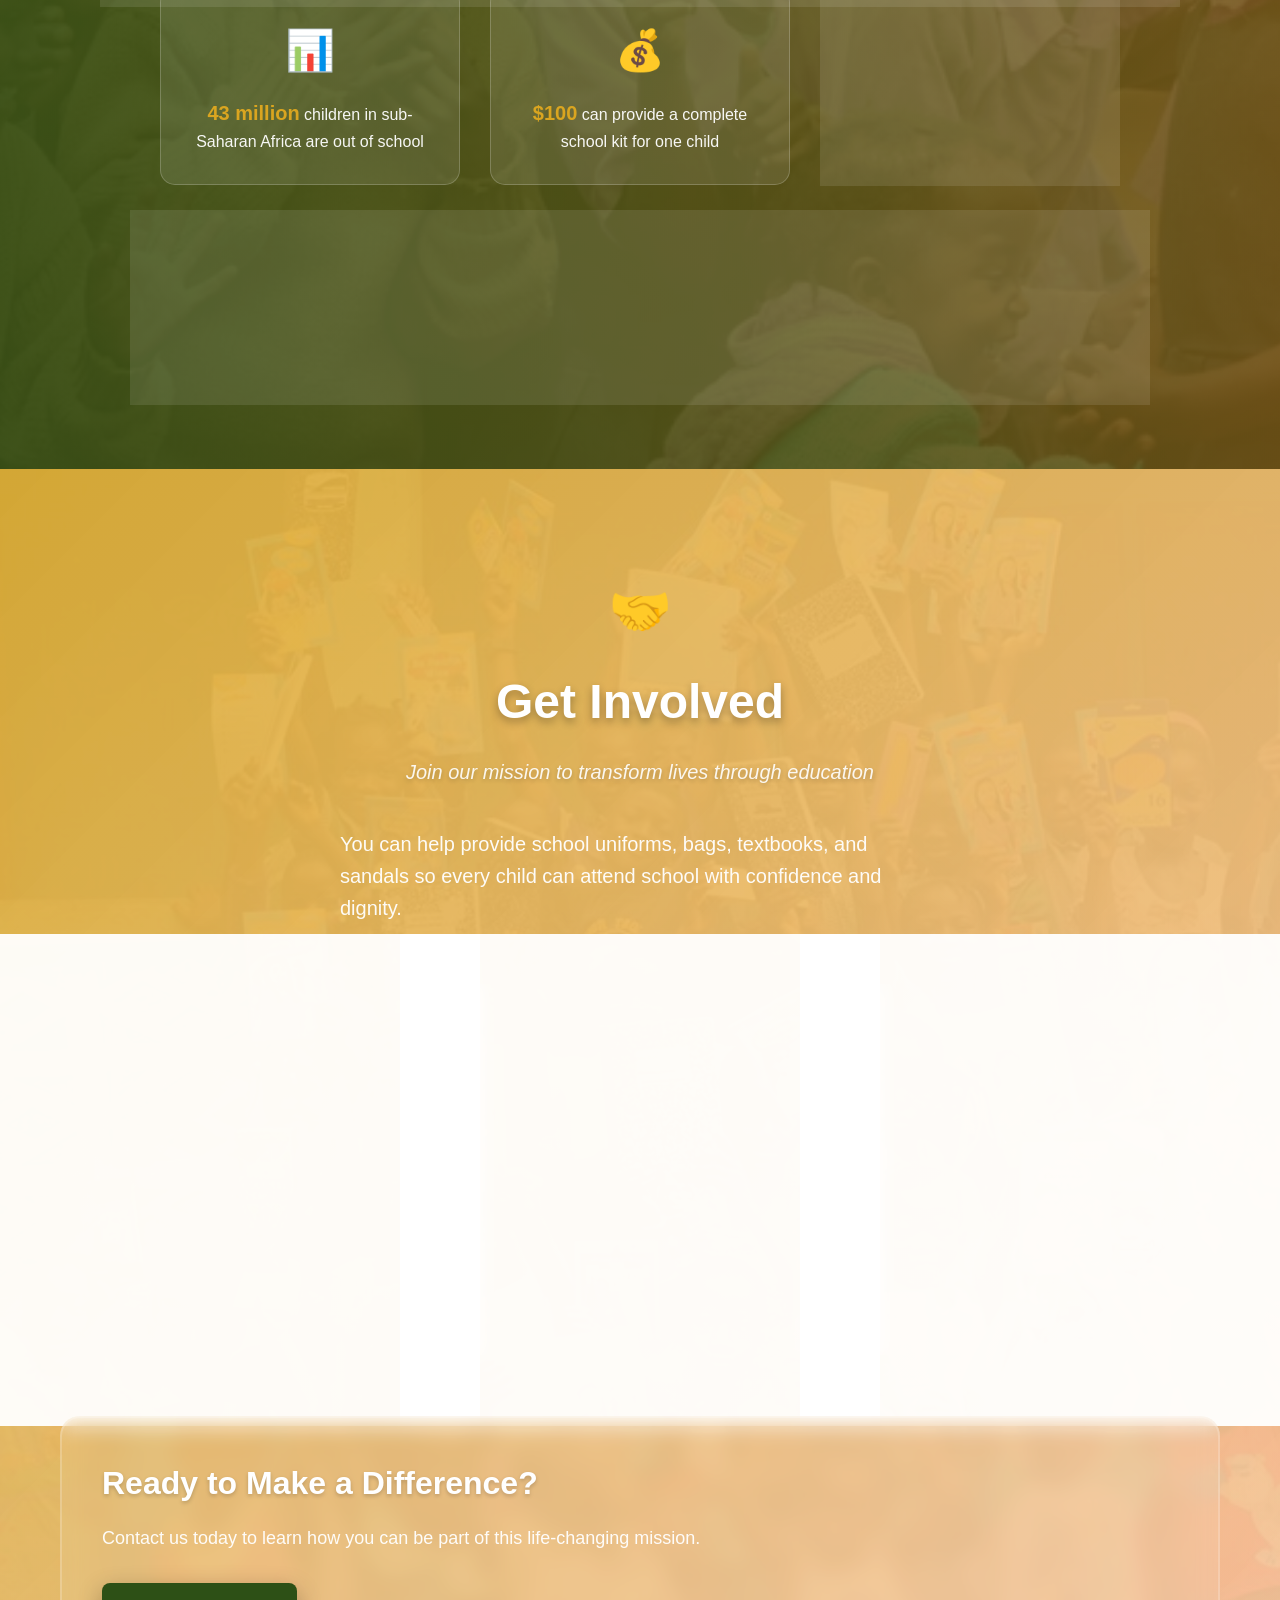
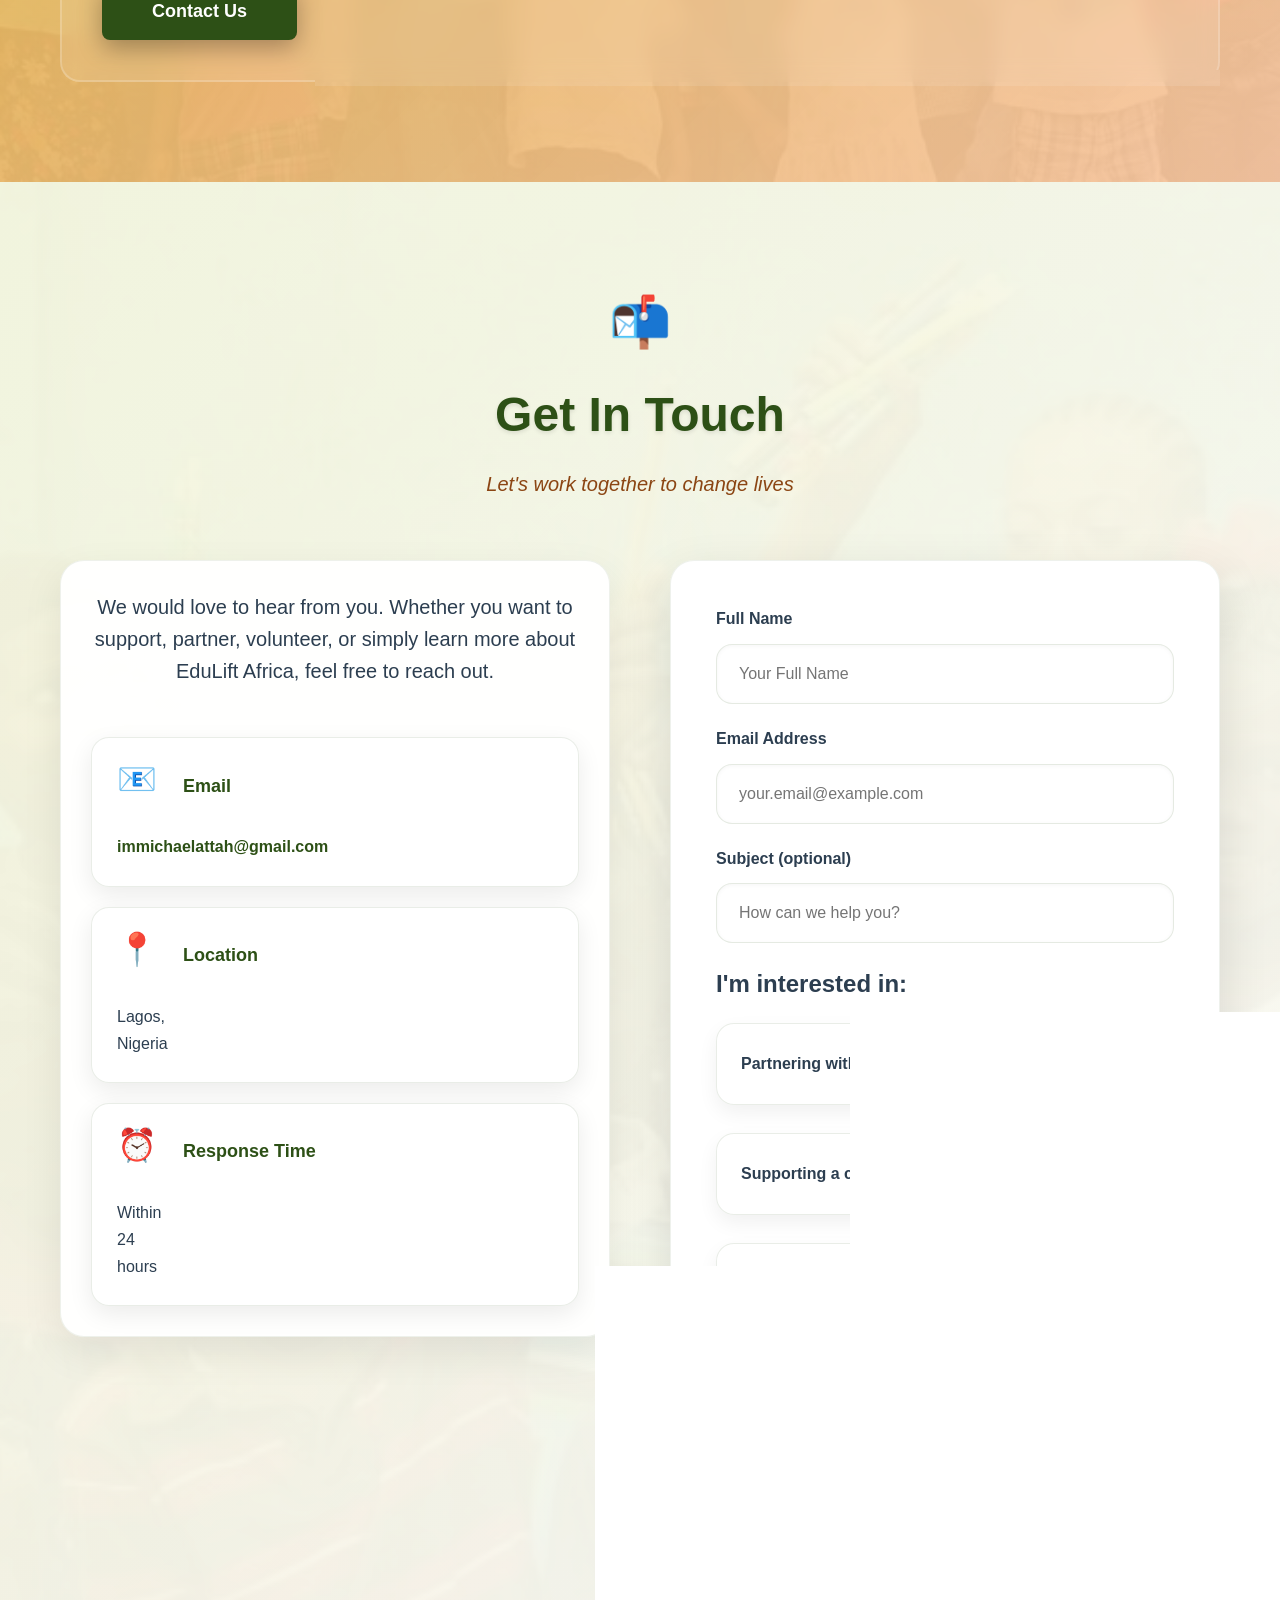
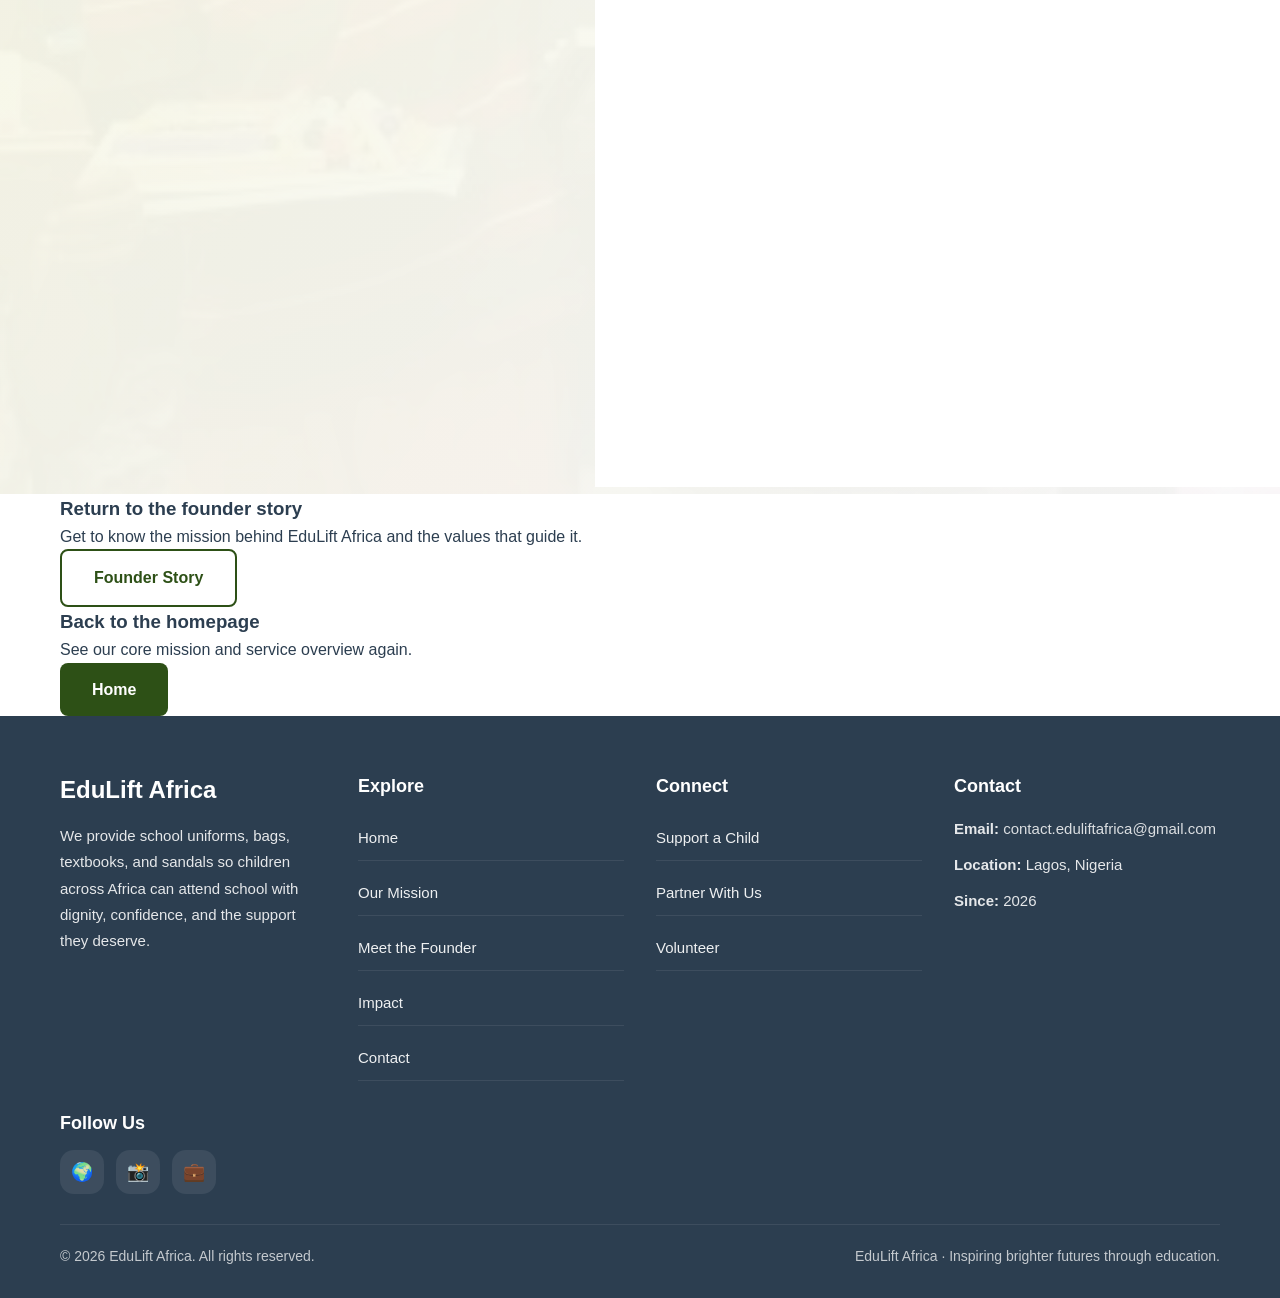
<file: impact.html>
<!DOCTYPE html>
<html lang="en">
<head>
    <meta charset="UTF-8">
    <meta name="viewport" content="width=device-width, initial-scale=1.0">
    <title>EduLift Africa - Impact & Contact</title>
    <link rel="stylesheet" href="style.css">
</head>
<body>
    <nav class="navbar">
        <div class="container">
            <div class="nav-brand">
                <h1>EduLift Africa</h1>
            </div>
            <ul class="nav-menu">
                <li><a href="index.html">Home</a></li>
                <li><a href="index.html#mission">Our Mission</a></li>
                <li><a href="founder.html">Meet the Founder</a></li>
                <li><a href="impact.html">Impact</a></li>
                <li><a href="impact.html#contact">Contact</a></li>
            </ul>
        </div>
    </nav>

    <section class="page-intro">
        <div class="container">
            <div class="section-header">
                <h2>Impact & Contact</h2>
                <p class="section-subtitle">Our roadmap, credibility, and how you can help</p>
            </div>
            <div class="page-intro-copy">
                <p>Explore EduLift Africa's future goals, community impact, and the best ways to join our mission.</p>
            </div>
        </div>
    </section>

    <section class="future-goals">
        <div class="container">
            <div class="section-header">
                <div class="section-icon">🎯</div>
                <h2>Future Goals & Roadmap</h2>
                <p class="section-subtitle">Our vision for creating lasting impact across Africa</p>
            </div>
            <div class="roadmap-container">
                <div class="roadmap-phase">
                    <div class="phase-header">
                        <div class="phase-number">1</div>
                        <h3>Pilot Launch & Foundation Building</h3>
                        <div class="phase-status">Current Phase</div>
                    </div>
                    <div class="phase-content">
                        <p>Establishing our core operations and building partnerships with local schools and communities. Focus on direct impact through school supply distribution and community engagement.</p>
                        <div class="phase-goals">
                            <div class="goal-item">✅ Establish partnerships with 10+ schools</div>
                            <div class="goal-item">✅ Distribute supplies to 500+ children</div>
                            <div class="goal-item">✅ Build local volunteer network</div>
                            <div class="goal-item">✅ Develop sustainable funding model</div>
                        </div>
                    </div>
                </div>
                <div class="roadmap-phase">
                    <div class="phase-header">
                        <div class="phase-number">2</div>
                        <h3>School Partnerships Expansion</h3>
                        <div class="phase-status">Next 6-12 Months</div>
                    </div>
                    <div class="phase-content">
                        <p>Scale our impact by partnering with more schools and implementing comprehensive support programs that address multiple educational barriers.</p>
                        <div class="phase-goals">
                            <div class="goal-item">🎯 Partner with 50+ schools across Nigeria</div>
                            <div class="goal-item">🎯 Support 2,000+ children annually</div>
                            <div class="goal-item">🎯 Launch mentorship programs</div>
                            <div class="goal-item">🎯 Implement impact tracking systems</div>
                        </div>
                    </div>
                </div>
                <div class="roadmap-phase">
                    <div class="phase-header">
                        <div class="phase-number">3</div>
                        <h3>Community Expansion</h3>
                        <div class="phase-status">Year 2</div>
                    </div>
                    <div class="phase-content">
                        <p>Expand our reach to multiple communities and regions, creating replicable models that can be scaled across different contexts and cultures.</p>
                        <div class="phase-goals">
                            <div class="goal-item">🌍 Extend to 3+ Nigerian states</div>
                            <div class="goal-item">🌍 Support 5,000+ children</div>
                            <div class="goal-item">🌍 Develop community leadership programs</div>
                            <div class="goal-item">🌍 Establish regional coordination centers</div>
                        </div>
                    </div>
                </div>
                <div class="roadmap-phase">
                    <div class="phase-header">
                        <div class="phase-number">4</div>
                        <h3>Scholarship & Long-term Support</h3>
                        <div class="phase-status">Year 3</div>
                    </div>
                    <div class="phase-content">
                        <p>Create comprehensive scholarship programs and long-term support systems that follow children through their educational journey from primary to secondary school.</p>
                        <div class="phase-goals">
                            <div class="goal-item">📚 Launch scholarship programs</div>
                            <div class="goal-item">📚 Provide multi-year support packages</div>
                            <div class="goal-item">📚 Partner with universities for pathways</div>
                            <div class="goal-item">📚 Create alumni success tracking</div>
                        </div>
                    </div>
                </div>
                <div class="roadmap-phase">
                    <div class="phase-header">
                        <div class="phase-number">5</div>
                        <h3>Technology Access Initiative</h3>
                        <div class="phase-status">Year 4</div>
                    </div>
                    <div class="phase-content">
                        <p>Bridge the digital divide by providing technology access and digital literacy training, ensuring African children are prepared for the future of work.</p>
                        <div class="phase-goals">
                            <div class="goal-item">💻 Establish computer labs in schools</div>
                            <div class="goal-item">💻 Provide internet access solutions</div>
                            <div class="goal-item">💻 Develop digital literacy curriculum</div>
                            <div class="goal-item">💻 Create coding and STEM programs</div>
                        </div>
                    </div>
                </div>
                <div class="roadmap-phase">
                    <div class="phase-header">
                        <div class="phase-number">6</div>
                        <h3>Mentorship & Leadership Development</h3>
                        <div class="phase-status">Year 5</div>
                    </div>
                    <div class="phase-content">
                        <p>Build comprehensive mentorship networks and leadership development programs that create the next generation of African change-makers and innovators.</p>
                        <div class="phase-goals">
                            <div class="goal-item">👥 Launch mentorship matching platform</div>
                            <div class="goal-item">👥 Create leadership development curriculum</div>
                            <div class="goal-item">👥 Partner with African professionals globally</div>
                            <div class="goal-item">👥 Establish youth leadership councils</div>
                        </div>
                    </div>
                </div>
                <div class="roadmap-phase">
                    <div class="phase-header">
                        <div class="phase-number">7</div>
                        <h3>Pan-African Expansion</h3>
                        <div class="phase-status">Year 6+</div>
                    </div>
                    <div class="phase-content">
                        <p>Scale our proven model across the African continent, creating a network of locally-led initiatives that address education challenges from Cape Town to Cairo.</p>
                        <div class="phase-goals">
                            <div class="goal-item">🌍 Expand to 5+ African countries</div>
                            <div class="goal-item">🌍 Support 50,000+ children annually</div>
                            <div class="goal-item">🌍 Create continental education alliance</div>
                            <div class="goal-item">🌍 Develop policy influence capacity</div>
                        </div>
                    </div>
                </div>
            </div>
        </div>
    </section>

    <section class="journey">
        <div class="container">
            <div class="section-header">
                <div class="section-icon">🚀</div>
                <h2>Our Journey</h2>
                <p class="section-subtitle">Building impact, one child at a time</p>
            </div>
            <div class="journey-content">
                <div class="journey-stats">
                    <div class="journey-stat">
                        <div class="stat-number">2026</div>
                        <div class="stat-label">Founded</div>
                    </div>
                    <div class="journey-stat">
                        <div class="stat-number">500+</div>
                        <div class="stat-label">Pilot Children Target</div>
                    </div>
                    <div class="journey-stat">
                        <div class="stat-number">10</div>
                        <div class="stat-label">Initial School Target</div>
                    </div>
                    <div class="journey-stat">
                        <div class="stat-number">Pilot</div>
                        <div class="stat-label">Launch Phase</div>
                    </div>
                </div>
                <div class="journey-text">
                    <p>We are currently in our <strong>pilot phase</strong>, preparing to reach our first children through the support of generous donors and our first trusted school partner.</p>
                    <p>Every contribution helps us move from planning into active impact. Together, we're building a movement of hope and educational opportunity.</p>
                </div>
            </div>
        </div>
    </section>

    <section class="why-matters">
        <div class="container">
            <div class="section-header">
                <div class="section-icon">❤️</div>
                <h2>Why This Matters</h2>
                <p class="section-subtitle">Small changes, big impact</p>
            </div>
            <div class="impact-content">
                <div class="impact-quote">
                    <blockquote>
                        "For many children, something as simple as a school sandal, uniform, backpack, or textbook can determine whether they attend school or stay home."
                    </blockquote>
                </div>
                <div class="impact-stats">
                    <div class="impact-stat">
                        <div class="stat-icon">📊</div>
                        <div class="stat-text">
                            <strong>43 million</strong> children in sub-Saharan Africa are out of school
                        </div>
                    </div>
                    <div class="impact-stat">
                        <div class="stat-icon">💰</div>
                        <div class="stat-text">
                            <strong>$100</strong> can provide a complete school kit for one child
                        </div>
                    </div>
                    <div class="impact-stat">
                        <div class="stat-icon">🎓</div>
                        <div class="stat-text">
                            <strong>Education</strong> is the foundation for breaking poverty cycles
                        </div>
                    </div>
                </div>
                <div class="impact-text">
                    <p>Your support helps remove these barriers and gives them a chance to learn, grow, and build a better future. Every child deserves the dignity and opportunity that comes with education.</p>
                </div>
            </div>
        </div>
    </section>

    <section id="get-involved" class="get-involved">
        <div class="container">
            <div class="section-header">
                <div class="section-icon">🤝</div>
                <h2>Get Involved</h2>
                <p class="section-subtitle">Join our mission to transform lives through education</p>
            </div>
            <p class="intro-text">You can help provide school uniforms, bags, textbooks, and sandals so every child can attend school with confidence and dignity.</p>
            <div class="involvement-options">
                <div class="option-card">
                    <div class="option-icon">💝</div>
                    <h3>Support a Child</h3>
                    <p>Provide essential school supplies for one child for an entire school year.</p>
                    <div class="option-price">$</div>
                    <button class="btn btn-primary" onclick="scrollToContactWithReason('Support a child')">Get Started</button>
                </div>
                <div class="option-card">
                    <div class="option-icon">🏢</div>
                    <h3>Partner With Us</h3>
                    <p>Collaborate with schools, businesses, or organizations to expand our reach.</p>
                    <div class="option-price">Custom</div>
                    <button class="btn btn-secondary" onclick="scrollToContactWithReason('Partner with us')">Learn More</button>
                </div>
                <div class="option-card">
                    <div class="option-icon">❤️</div>
                    <h3>Volunteer</h3>
                    <p>Share your skills and time to help us grow and serve more children.</p>
                    <div class="option-price">Free</div>
                    <button class="btn btn-secondary" onclick="scrollToContactWithReason('Volunteer opportunities')">Join Us</button>
                </div>
            </div>
            <div class="additional-cta">
                <h3>Ready to Make a Difference?</h3>
                <p>Contact us today to learn how you can be part of this life-changing mission.</p>
                <button class="btn btn-primary large" onclick="scrollToContactWithReason('General inquiry')">Contact Us</button>
            </div>
        </div>
    </section>

    <section id="contact" class="contact">
        <div class="container">
            <div class="section-header">
                <div class="section-icon">📬</div>
                <h2>Get In Touch</h2>
                <p class="section-subtitle">Let's work together to change lives</p>
            </div>
            <div class="contact-content">
                <div class="contact-info">
                    <p class="contact-description">We would love to hear from you. Whether you want to support, partner, volunteer, or simply learn more about EduLift Africa, feel free to reach out.</p>
                    <div class="contact-options">
                        <div class="contact-option">
                            <div class="option-icon">📧</div>
                            <h4>Email</h4>
                            <p><a href="mailto:immichaelattah@gmail.com">immichaelattah@gmail.com</a></p>
                        </div>
                        <div class="contact-option">
                            <div class="option-icon">📍</div>
                            <h4>Location</h4>
                            <p>Lagos, Nigeria</p>
                        </div>
                        <div class="contact-option">
                            <div class="option-icon">⏰</div>
                            <h4>Response Time</h4>
                            <p>Within 24 hours</p>
                        </div>
                    </div>
                </div>
                <div class="contact-form-card">
                    <form class="contact-form" method="POST" action="https://formsubmit.co/immichaelattah@gmail.com">
                        <input type="hidden" name="_subject" value="New contact from EduLift Africa website">
                        <input type="hidden" name="_captcha" value="false">
                        <input type="hidden" name="_replyto" value="">
                        <div class="form-group">
                            <label for="contact-name">Full Name</label>
                            <input id="contact-name" type="text" name="name" placeholder="Your Full Name" required>
                        </div>
                        <div class="form-group">
                            <label for="contact-email">Email Address</label>
                            <input id="contact-email" type="email" name="email" placeholder="your.email@example.com" required>
                        </div>
                        <div class="form-group">
                            <label for="contact-subject">Subject (optional)</label>
                            <input id="contact-subject" type="text" name="subject" placeholder="How can we help you?">
                        </div>
                        <div class="contact-reasons">
                            <h3>I'm interested in:</h3>
                            <div class="reason-options">
                                <label class="reason-option">
                                    <input type="radio" name="reason" value="Partner with us" required>
                                    <span>Partnering with EduLift Africa</span>
                                    <span class="reason-check">✓</span>
                                </label>
                                <label class="reason-option">
                                    <input type="radio" name="reason" value="Support a child">
                                    <span>Supporting a child</span>
                                    <span class="reason-check">✓</span>
                                </label>
                                <label class="reason-option">
                                    <input type="radio" name="reason" value="Volunteer opportunities">
                                    <span>Volunteer opportunities</span>
                                    <span class="reason-check">✓</span>
                                </label>
                                <label class="reason-option">
                                    <input type="radio" name="reason" value="General inquiries">
                                    <span>General inquiries</span>
                                    <span class="reason-check">✓</span>
                                </label>
                            </div>
                        </div>
                        <div class="form-group">
                            <label for="contact-message">Message</label>
                            <textarea id="contact-message" name="message" placeholder="Tell us more about how you'd like to get involved..." rows="6" required></textarea>
                            <p class="field-hint">Share a few details so we can connect you with the right way to support the mission.</p>
                        </div>
                        <button type="submit" class="btn btn-primary">Send Message</button>
                    </form>
                    <div class="contact-success" role="status" aria-live="polite"></div>
                    <p class="contact-note">Your information will be kept private and used only to respond to your inquiry.</p>
                </div>
            </div>
        </div>
    </section>

    <section class="page-links">
        <div class="container">
            <div class="link-card">
                <h3>Return to the founder story</h3>
                <p>Get to know the mission behind EduLift Africa and the values that guide it.</p>
                <a class="btn btn-secondary" href="founder.html">Founder Story</a>
            </div>
            <div class="link-card">
                <h3>Back to the homepage</h3>
                <p>See our core mission and service overview again.</p>
                <a class="btn btn-primary" href="index.html">Home</a>
            </div>
        </div>
    </section>

    <footer class="footer">
        <div class="container">
            <div class="footer-content">
                <div class="footer-section">
                    <h3>EduLift Africa</h3>
                    <p>We provide school uniforms, bags, textbooks, and sandals so children across Africa can attend school with dignity, confidence, and the support they deserve.</p>
                </div>
                <div class="footer-section">
                    <h4>Explore</h4>
                    <div class="footer-links">
                        <a class="footer-link" href="index.html">Home</a>
                        <a class="footer-link" href="index.html#mission">Our Mission</a>
                        <a class="footer-link" href="founder.html">Meet the Founder</a>
                        <a class="footer-link" href="impact.html">Impact</a>
                        <a class="footer-link" href="impact.html#contact">Contact</a>
                    </div>
                </div>
                <div class="footer-section">
                    <h4>Connect</h4>
                    <div class="footer-links">
                        <a class="footer-link" href="impact.html#contact">Support a Child</a>
                        <a class="footer-link" href="impact.html#contact">Partner With Us</a>
                        <a class="footer-link" href="impact.html#contact">Volunteer</a>
                    </div>
                </div>
                <div class="footer-section footer-contact">
                    <h4>Contact</h4>
                    <p><strong>Email:</strong> <a href="mailto:contact.eduliftafrica@gmail.com">contact.eduliftafrica@gmail.com</a></p>
                    <p><strong>Location:</strong> Lagos, Nigeria</p>
                    <p><strong>Since:</strong> 2026</p>
                </div>
                <div class="footer-section footer-social">
                    <h4>Follow Us</h4>
                    <div class="social-icons">
                        <a class="social-icon" href="#" aria-label="Facebook">🌍</a>
                        <a class="social-icon" href="#" aria-label="Instagram">📸</a>
                        <a class="social-icon" href="#" aria-label="LinkedIn">💼</a>
                    </div>
                </div>
            </div>
            <div class="footer-bottom">
                <p>&copy; 2026 EduLift Africa. All rights reserved.</p>
                <p>EduLift Africa · Inspiring brighter futures through education.</p>
            </div>
        </div>
    </footer>

    <script src="script.js"></script>
</body>
</html>
</file>
<file: style.css>
/* ==================== VARIABLES & RESET ==================== */
:root {
    --primary-color: #2d5016; /* Deep green */
    --secondary-color: #daa520; /* Gentle gold */
    --accent-color: #8b4513; /* Earth brown */
    --warm-beige: #f5f5dc; /* Warm beige */
    --soft-white: #fafafa; /* Soft white */
    --light-bg: #e6d7c3; /* Light background */
    --text-dark: #2c3e50;
    --text-light: #7f8c8d;
    --border-light: #e0e6ed;
    --success-color: #27ae60;
    --shadow: rgba(0, 0, 0, 0.1);
    --shadow-hover: rgba(0, 0, 0, 0.2);
}

* {
    margin: 0;
    padding: 0;
    box-sizing: border-box;
}

html {
    scroll-behavior: smooth;
}

body {
    font-family: -apple-system, BlinkMacSystemFont, 'Segoe UI', 'Roboto', 'Oxygen', 'Ubuntu', 'Cantarell', sans-serif;
    line-height: 1.6;
    color: var(--text-dark);
    background-color: #ffffff;
}

/* ==================== ANIMATIONS ==================== */
@keyframes fadeInUp {
    from {
        opacity: 0;
        transform: translateY(30px);
    }
    to {
        opacity: 1;
        transform: translateY(0);
    }
}

.fade-in-up {
    animation: fadeInUp 0.8s ease-out;
}

/* ==================== CONTAINER & UTILITIES ==================== */
.container {
    max-width: 1200px;
    margin: 0 auto;
    padding: 0 20px;
}

.grid-2 {
    display: grid;
    grid-template-columns: repeat(auto-fit, minmax(300px, 1fr));
    gap: 30px;
    margin-top: 40px;
}

.highlight {
    color: var(--warm-accent);
    font-weight: 600;
}

/* ==================== NAVIGATION ==================== */
.navbar {
    background-color: #ffffff;
    box-shadow: 0 2px 10px rgba(0, 0, 0, 0.05);
    position: sticky;
    top: 0;
    z-index: 1000;
}

.navbar .container {
    display: flex;
    justify-content: space-between;
    align-items: center;
    padding: 15px 20px;
}

.nav-brand h1 {
    font-size: 24px;
    font-weight: 700;
    color: var(--primary-color);
}

.nav-menu {
    display: flex;
    list-style: none;
    gap: 40px;
}

.nav-menu a {
    text-decoration: none;
    color: var(--text-dark);
    font-weight: 500;
    transition: color 0.3s ease;
}

.nav-menu a:hover {
    color: var(--primary-color);
}

@media (max-width: 768px) {
    .navbar .container {
        flex-direction: column;
        align-items: flex-start;
    }

    .nav-menu {
        flex-direction: column;
        gap: 16px;
        font-size: 14px;
        width: 100%;
        margin-top: 18px;
    }
    
    .nav-brand h1 {
        font-size: 20px;
    }
}

/* ==================== BUTTONS ==================== */
.btn {
    padding: 14px 32px;
    border: none;
    border-radius: 8px;
    font-size: 16px;
    font-weight: 600;
    cursor: pointer;
    transition: all 0.3s ease;
    text-decoration: none;
    display: inline-block;
}

.btn-primary {
    background-color: var(--primary-color);
    color: #ffffff;
}

.btn-primary:hover {
    background-color: #357abd;
    transform: translateY(-2px);
    box-shadow: 0 8px 20px rgba(74, 144, 226, 0.3);
}

.btn-secondary {
    background-color: var(--light-blue);
    color: var(--primary-color);
    border: 2px solid var(--primary-color);
}

.btn-secondary:hover {
    background-color: var(--primary-color);
    color: #ffffff;
    transform: translateY(-2px);
}

/* ==================== HERO SECTION ==================== */
.hero {
    position: relative;
    display: flex;
    align-items: center;
    justify-content: center;
    min-height: 90vh;
    padding: 120px 0 100px;
    background: linear-gradient(135deg, rgba(45, 80, 22, 0.8) 0%, rgba(138, 69, 19, 0.6) 100%),
                url("assets/images/hero-image.webp") center/cover no-repeat;
    background-attachment: fixed;
    overflow: hidden;
}

.hero-overlay {
    position: absolute;
    top: 0;
    left: 0;
    right: 0;
    bottom: 0;
    background: linear-gradient(45deg, rgba(45, 80, 22, 0.3) 0%, rgba(218, 165, 32, 0.2) 100%);
    z-index: 1;
}

.hero .container {
    position: relative;
    z-index: 2;
}

.hero-content {
    max-width: 800px;
    text-align: center;
    color: #ffffff;
    opacity: 0;
    animation: fadeInUp 1s ease-out 0.3s forwards;
}

.hero-headline {
    font-size: 56px;
    font-weight: 800;
    line-height: 1.1;
    margin-bottom: 20px;
    text-shadow: 0 4px 8px rgba(0, 0, 0, 0.3);
    color: #ffffff;
}

.hero-subtext {
    font-size: 24px;
    color: rgba(255, 255, 255, 0.95);
    margin-bottom: 50px;
    line-height: 1.6;
    font-weight: 300;
    text-shadow: 0 2px 4px rgba(0, 0, 0, 0.2);
}

.hero-stats {
    display: flex;
    justify-content: center;
    gap: 60px;
    margin-bottom: 50px;
    opacity: 0;
    animation: fadeInUp 1s ease-out 0.6s forwards;
}

.stat-item {
    text-align: center;
    padding: 20px;
    background: rgba(255, 255, 255, 0.1);
    border-radius: 15px;
    backdrop-filter: blur(10px);
    border: 1px solid rgba(255, 255, 255, 0.2);
    transition: transform 0.3s ease, box-shadow 0.3s ease;
}

.stat-item:hover {
    transform: translateY(-5px);
    box-shadow: 0 10px 30px rgba(0, 0, 0, 0.3);
}

.stat-number {
    font-size: 48px;
    font-weight: 800;
    color: #daa520;
    margin-bottom: 5px;
    text-shadow: 0 2px 4px rgba(0, 0, 0, 0.3);
}

.stat-label {
    font-size: 16px;
    color: rgba(255, 255, 255, 0.9);
    font-weight: 500;
    text-transform: uppercase;
    letter-spacing: 1px;
}

.hero-buttons {
    display: flex;
    gap: 20px;
    justify-content: center;
    opacity: 0;
    animation: fadeInUp 1s ease-out 0.9s forwards;
}

.hero-buttons .btn {
    padding: 18px 40px;
    font-size: 18px;
    font-weight: 600;
    border-radius: 50px;
    transition: all 0.3s ease;
    box-shadow: 0 8px 25px rgba(0, 0, 0, 0.3);
}

.hero-buttons .btn:hover {
    transform: translateY(-3px);
    box-shadow: 0 12px 35px rgba(0, 0, 0, 0.4);
}

.hero-buttons .btn-primary {
    background: linear-gradient(135deg, #daa520, #ffd700);
    color: #2d5016;
    border: none;
}

.hero-buttons .btn-secondary {
    background: rgba(255, 255, 255, 0.2);
    color: #ffffff;
    border: 2px solid rgba(255, 255, 255, 0.3);
    backdrop-filter: blur(10px);
}

.hero-buttons .btn-secondary:hover {
    background: rgba(255, 255, 255, 0.3);
    border-color: rgba(255, 255, 255, 0.5);
}

@media (max-width: 768px) {
    .hero {
        min-height: 70vh;
        padding: 100px 0 80px;
        background-attachment: scroll;
    }

    .hero-headline {
        font-size: 36px;
    }

    .hero-subtext {
        font-size: 18px;
    }

    .hero-stats {
        flex-direction: column;
        gap: 20px;
        margin-bottom: 40px;
    }

    .stat-item {
        padding: 15px;
    }

    .stat-number {
        font-size: 36px;
    }

    .hero-buttons {
        flex-direction: column;
        align-items: center;
    }

    .hero-buttons .btn {
        width: 100%;
        max-width: 300px;
    }
}

/* ==================== WHY STARTED SECTION ==================== */
.why-started {
    padding: 100px 0;
    background: linear-gradient(135deg, var(--warm-beige) 0%, var(--soft-white) 100%);
    position: relative;
    overflow: hidden;
}

.why-started::before {
    content: '';
    position: absolute;
    top: 0;
    left: 0;
    right: 0;
    bottom: 0;
    background: url('assets/images/whythismatter.webp') center/cover no-repeat;
    opacity: 0.05;
    z-index: 0;
}

.why-started-header {
    text-align: center;
    margin-bottom: 60px;
    position: relative;
    z-index: 1;
    opacity: 0;
    animation: fadeInUp 0.8s ease-out 0.2s forwards;
}

.section-icon {
    font-size: 60px;
    margin-bottom: 20px;
    display: block;
}

.why-started h2 {
    font-size: 48px;
    margin-bottom: 15px;
    color: var(--primary-color);
    font-weight: 700;
    text-shadow: 0 2px 4px rgba(0, 0, 0, 0.1);
}

.section-subtitle {
    font-size: 20px;
    color: var(--accent-color);
    font-style: italic;
    font-weight: 300;
}

.story-content {
    max-width: 900px;
    margin: 0 auto;
    padding: 0 20px;
    position: relative;
    z-index: 1;
}

.story-quote {
    margin-bottom: 40px;
    opacity: 0;
    animation: fadeInUp 0.8s ease-out 0.4s forwards;
}

.story-quote blockquote {
    font-size: 28px;
    font-style: italic;
    color: var(--primary-color);
    line-height: 1.6;
    text-align: center;
    background: rgba(255, 255, 255, 0.9);
    padding: 40px 30px;
    border-radius: 20px;
    box-shadow: 0 10px 40px var(--shadow);
    border-left: 5px solid var(--secondary-color);
    position: relative;
}

.story-quote blockquote::before {
    content: '"';
    font-size: 80px;
    color: var(--secondary-color);
    position: absolute;
    top: -10px;
    left: 20px;
    opacity: 0.3;
}

.story-text {
    opacity: 0;
    animation: fadeInUp 0.8s ease-out 0.6s forwards;
}

.story-text p {
    font-size: 20px;
    line-height: 1.8;
    margin-bottom: 25px;
    color: var(--text-dark);
    text-align: center;
    background: rgba(255, 255, 255, 0.8);
    padding: 30px;
    border-radius: 15px;
    box-shadow: 0 5px 20px var(--shadow);
}

.highlight {
    color: var(--secondary-color);
    font-weight: 700;
    text-shadow: 0 1px 2px rgba(0, 0, 0, 0.1);
}

@media (max-width: 768px) {
    .why-started {
        padding: 60px 0;
    }

    .why-started h2 {
        font-size: 32px;
    }

    .section-subtitle {
        font-size: 18px;
    }

    .section-icon {
        font-size: 40px;
    }

    .story-quote blockquote {
        font-size: 22px;
        padding: 30px 20px;
    }

    .story-quote blockquote::before {
        font-size: 60px;
        left: 15px;
    }

    .story-text p {
        font-size: 18px;
        padding: 20px;
    }
}

/* ==================== MISSION & VISION ==================== */
.mission-vision {
    padding: 100px 0;
    background: linear-gradient(135deg, rgba(245, 245, 220, 0.95) 0%, rgba(230, 215, 195, 0.9) 100%),
                url("assets/images/kidsafrica.jpg") center/cover no-repeat;
    background-attachment: fixed;
    position: relative;
}

.mission-vision::before {
    content: '';
    position: absolute;
    top: 0;
    left: 0;
    right: 0;
    bottom: 0;
    background: linear-gradient(45deg, rgba(45, 80, 22, 0.05) 0%, rgba(218, 165, 32, 0.03) 100%);
    z-index: 1;
}

.mission-vision .container {
    position: relative;
    z-index: 2;
}

.section-header {
    text-align: center;
    margin-bottom: 60px;
    opacity: 0;
    animation: fadeInUp 0.8s ease-out 0.2s forwards;
}

.mission-vision h2 {
    font-size: 48px;
    margin-bottom: 15px;
    color: var(--primary-color);
    font-weight: 700;
    text-shadow: 0 2px 4px rgba(0, 0, 0, 0.1);
}

.mission-vision .section-subtitle {
    font-size: 20px;
    color: var(--accent-color);
    font-style: italic;
    font-weight: 300;
}

.card {
    background: rgba(255, 255, 255, 0.95);
    padding: 50px 40px;
    border-radius: 20px;
    border-left: 5px solid var(--secondary-color);
    transition: all 0.3s ease;
    box-shadow: 0 10px 40px var(--shadow);
    backdrop-filter: blur(10px);
    position: relative;
    overflow: hidden;
    opacity: 0;
    animation: fadeInUp 0.8s ease-out 0.4s forwards;
}

.card:nth-child(2) {
    animation-delay: 0.6s;
}

.card::before {
    content: '';
    position: absolute;
    top: 0;
    left: 0;
    right: 0;
    bottom: 0;
    background: linear-gradient(135deg, rgba(255, 255, 255, 0.1) 0%, rgba(218, 165, 32, 0.05) 100%);
    opacity: 0;
    transition: opacity 0.3s ease;
}

.card:hover {
    transform: translateY(-10px);
    box-shadow: 0 20px 60px var(--shadow-hover);
}

.card:hover::before {
    opacity: 1;
}

.card-icon {
    font-size: 50px;
    margin-bottom: 20px;
    display: block;
    text-align: center;
}

.card h3 {
    font-size: 28px;
    margin-bottom: 20px;
    color: var(--primary-color);
    text-align: center;
    font-weight: 700;
}

.card p {
    font-size: 18px;
    color: var(--text-dark);
    line-height: 1.7;
    text-align: center;
}

@media (max-width: 768px) {
    .mission-vision {
        padding: 60px 0;
        background-attachment: scroll;
    }

    .mission-vision h2 {
        font-size: 32px;
    }

    .card {
        padding: 35px 25px;
        margin-bottom: 30px;
    }

    .card-icon {
        font-size: 40px;
    }

    .card h3 {
        font-size: 24px;
    }

    .card p {
        font-size: 16px;
    }
}

/* ==================== WHAT WE DO ==================== */
.what-we-do {
    padding: 100px 0;
    background: linear-gradient(135deg, rgba(45, 80, 22, 0.9) 0%, rgba(138, 69, 19, 0.8) 100%),
                url("assets/images/Children_in_Africa.jpg") center/cover no-repeat;
    background-attachment: fixed;
    position: relative;
}

.what-we-do::before {
    content: '';
    position: absolute;
    top: 0;
    left: 0;
    right: 0;
    bottom: 0;
    background: linear-gradient(45deg, rgba(45, 80, 22, 0.7) 0%, rgba(218, 165, 32, 0.3) 100%);
    z-index: 1;
}

.what-we-do .container {
    position: relative;
    z-index: 2;
}

.what-we-do .section-header {
    margin-bottom: 70px;
    opacity: 0;
    animation: fadeInUp 0.8s ease-out 0.2s forwards;
}

.what-we-do h2 {
    font-size: 48px;
    margin-bottom: 15px;
    text-align: center;
    color: #ffffff;
    font-weight: 700;
    text-shadow: 0 4px 8px rgba(0, 0, 0, 0.3);
}

.what-we-do .section-subtitle {
    font-size: 20px;
    color: rgba(255, 255, 255, 0.9);
    text-align: center;
    font-style: italic;
    font-weight: 300;
    text-shadow: 0 2px 4px rgba(0, 0, 0, 0.2);
}

.services-grid {
    display: grid;
    grid-template-columns: repeat(auto-fit, minmax(320px, 1fr));
    gap: 40px;
}

.service-card {
    background: rgba(255, 255, 255, 0.95);
    padding: 50px 35px;
    border-radius: 20px;
    text-align: center;
    box-shadow: 0 10px 40px rgba(0, 0, 0, 0.2);
    transition: all 0.4s ease;
    border: 2px solid transparent;
    backdrop-filter: blur(10px);
    position: relative;
    overflow: hidden;
    opacity: 0;
    animation: fadeInUp 0.8s ease-out 0.4s forwards;
}

.service-card:nth-child(2) { animation-delay: 0.2s; }
.service-card:nth-child(3) { animation-delay: 0.4s; }
.service-card:nth-child(4) { animation-delay: 0.6s; }
.service-card:nth-child(5) { animation-delay: 0.8s; }
.service-card:nth-child(6) { animation-delay: 1.0s; }

.service-card::before {
    content: '';
    position: absolute;
    top: 0;
    left: -100%;
    width: 100%;
    height: 100%;
    background: linear-gradient(90deg, transparent, rgba(218, 165, 32, 0.1), transparent);
    transition: left 0.5s ease;
}

.service-card:hover::before {
    left: 100%;
}

.service-card:hover {
    transform: translateY(-15px) scale(1.02);
    box-shadow: 0 25px 60px rgba(0, 0, 0, 0.3);
    border-color: var(--secondary-color);
    background: linear-gradient(135deg, #ffffff 0%, rgba(245, 245, 220, 0.3) 100%);
}

.service-icon {
    font-size: 60px;
    margin-bottom: 25px;
    display: block;
    transition: transform 0.3s ease;
}

.service-card:hover .service-icon {
    transform: scale(1.1);
}

.service-card h4 {
    font-size: 24px;
    margin-bottom: 20px;
    color: var(--primary-color);
    font-weight: 700;
}

.service-card p {
    color: var(--text-dark);
    font-size: 16px;
    line-height: 1.7;
}

@media (max-width: 768px) {
    .what-we-do {
        padding: 60px 0;
        background-attachment: scroll;
    }

    .what-we-do h2 {
        font-size: 32px;
    }

    .services-grid {
        grid-template-columns: 1fr;
        gap: 30px;
    }

    .service-card {
        padding: 35px 25px;
    }

    .service-icon {
        font-size: 50px;
    }

    .service-card h4 {
        font-size: 20px;
    }
}

/* ==================== JOURNEY SECTION ==================== */
.journey {
    padding: 100px 0;
    background: linear-gradient(135deg, var(--warm-beige) 0%, var(--soft-white) 100%);
    position: relative;
    overflow: hidden;
}

.journey::before {
    content: '';
    position: absolute;
    top: 0;
    left: 0;
    right: 0;
    bottom: 0;
    background: url('assets/images/Children_in_Africa.jpg') center/cover no-repeat;
    opacity: 0.03;
    z-index: 0;
}

.journey .container {
    position: relative;
    z-index: 1;
}

.journey .section-header {
    margin-bottom: 60px;
    opacity: 0;
    animation: fadeInUp 0.8s ease-out 0.2s forwards;
}

.journey .section-icon {
    font-size: 50px;
    margin-bottom: 15px;
    display: block;
    text-align: center;
}

.journey h2 {
    font-size: 48px;
    margin-bottom: 15px;
    text-align: center;
    color: var(--primary-color);
    font-weight: 700;
    text-shadow: 0 2px 4px rgba(0, 0, 0, 0.1);
}

.journey .section-subtitle {
    font-size: 20px;
    color: var(--accent-color);
    text-align: center;
    font-style: italic;
    font-weight: 300;
}

.journey-content {
    max-width: 1000px;
    margin: 0 auto;
    padding: 0 20px;
}

.journey-stats {
    display: flex;
    justify-content: center;
    gap: 40px;
    margin-bottom: 50px;
    opacity: 0;
    animation: fadeInUp 0.8s ease-out 0.4s forwards;
}

.journey-stat {
    text-align: center;
    padding: 25px;
    background: rgba(255, 255, 255, 0.9);
    border-radius: 15px;
    box-shadow: 0 5px 20px var(--shadow);
    border: 2px solid var(--secondary-color);
    transition: transform 0.3s ease;
}

.journey-stat:hover {
    transform: translateY(-5px);
}

.stat-number {
    font-size: 36px;
    font-weight: 800;
    color: var(--primary-color);
    margin-bottom: 5px;
}

.stat-label {
    font-size: 14px;
    color: var(--text-dark);
    font-weight: 600;
    text-transform: uppercase;
    letter-spacing: 1px;
}

.journey-text {
    opacity: 0;
    animation: fadeInUp 0.8s ease-out 0.6s forwards;
}

.journey-text p {
    font-size: 20px;
    line-height: 1.8;
    color: var(--text-dark);
    margin-bottom: 20px;
    text-align: center;
    background: rgba(255, 255, 255, 0.8);
    padding: 30px;
    border-radius: 15px;
    box-shadow: 0 5px 20px var(--shadow);
}

.journey-text strong {
    color: var(--primary-color);
    font-weight: 700;
}

@media (max-width: 768px) {
    .journey {
        padding: 60px 0;
    }

    .journey h2 {
        font-size: 32px;
    }

    .journey-stats {
        flex-direction: column;
        gap: 20px;
    }

    .journey-stat {
        padding: 20px;
    }

    .stat-number {
        font-size: 28px;
    }

    .journey-text p {
        font-size: 18px;
        padding: 20px;
    }
}

/* ==================== WHY MATTERS ==================== */
.why-matters {
    padding: 100px 0;
    background: linear-gradient(135deg, rgba(45, 80, 22, 0.9) 0%, rgba(138, 69, 19, 0.8) 100%),
                url("assets/images/whythismatter.webp") center/cover no-repeat;
    background-attachment: fixed;
    position: relative;
    color: #ffffff;
}

.why-matters::before {
    content: '';
    position: absolute;
    top: 0;
    left: 0;
    right: 0;
    bottom: 0;
    background: linear-gradient(45deg, rgba(45, 80, 22, 0.7) 0%, rgba(218, 165, 32, 0.2) 100%);
    z-index: 1;
}

.why-matters .container {
    position: relative;
    z-index: 2;
}

.why-matters .section-header {
    margin-bottom: 60px;
    opacity: 0;
    animation: fadeInUp 0.8s ease-out 0.2s forwards;
}

.why-matters .section-icon {
    font-size: 50px;
    margin-bottom: 15px;
    display: block;
    text-align: center;
}

.why-matters h2 {
    font-size: 48px;
    margin-bottom: 15px;
    text-align: center;
    color: #ffffff;
    font-weight: 700;
    text-shadow: 0 4px 8px rgba(0, 0, 0, 0.3);
}

.why-matters .section-subtitle {
    font-size: 20px;
    color: rgba(255, 255, 255, 0.9);
    text-align: center;
    font-style: italic;
    font-weight: 300;
    text-shadow: 0 2px 4px rgba(0, 0, 0, 0.2);
}

.impact-content {
    max-width: 1000px;
    margin: 0 auto;
    padding: 0 20px;
}

.impact-quote {
    margin-bottom: 50px;
    opacity: 0;
    animation: fadeInUp 0.8s ease-out 0.4s forwards;
}

.impact-quote blockquote {
    font-size: 28px;
    font-style: italic;
    color: rgba(255, 255, 255, 0.95);
    line-height: 1.6;
    text-align: center;
    background: rgba(255, 255, 255, 0.1);
    padding: 40px 30px;
    border-radius: 20px;
    backdrop-filter: blur(10px);
    border: 2px solid rgba(255, 255, 255, 0.2);
    box-shadow: 0 10px 40px rgba(0, 0, 0, 0.3);
    position: relative;
}

.impact-quote blockquote::before {
    content: '"';
    font-size: 60px;
    color: var(--secondary-color);
    position: absolute;
    top: -10px;
    left: 20px;
}

.impact-stats {
    display: grid;
    grid-template-columns: repeat(auto-fit, minmax(250px, 1fr));
    gap: 30px;
    margin-bottom: 50px;
    opacity: 0;
    animation: fadeInUp 0.8s ease-out 0.6s forwards;
}

.impact-stat {
    background: rgba(255, 255, 255, 0.1);
    padding: 30px 25px;
    border-radius: 15px;
    text-align: center;
    backdrop-filter: blur(10px);
    border: 1px solid rgba(255, 255, 255, 0.2);
    transition: transform 0.3s ease, box-shadow 0.3s ease;
}

.impact-stat:hover {
    transform: translateY(-5px);
    box-shadow: 0 10px 30px rgba(0, 0, 0, 0.3);
}

.stat-icon {
    font-size: 40px;
    margin-bottom: 15px;
    display: block;
}

.stat-text {
    font-size: 16px;
    color: rgba(255, 255, 255, 0.95);
    line-height: 1.6;
}

.stat-text strong {
    color: var(--secondary-color);
    font-size: 20px;
    font-weight: 800;
}

.impact-text {
    opacity: 0;
    animation: fadeInUp 0.8s ease-out 0.8s forwards;
}

.impact-text p {
    font-size: 20px;
    line-height: 1.8;
    color: rgba(255, 255, 255, 0.95);
    text-align: center;
    background: rgba(255, 255, 255, 0.1);
    padding: 30px;
    border-radius: 15px;
    backdrop-filter: blur(10px);
    border: 1px solid rgba(255, 255, 255, 0.2);
    box-shadow: 0 5px 20px rgba(0, 0, 0, 0.2);
}

@media (max-width: 768px) {
    .why-matters {
        padding: 60px 0;
        background-attachment: scroll;
    }

    .why-matters h2 {
        font-size: 32px;
    }

    .impact-quote blockquote {
        font-size: 22px;
        padding: 30px 20px;
    }

    .impact-stats {
        grid-template-columns: 1fr;
        gap: 20px;
    }

    .impact-stat {
        padding: 25px 20px;
    }

    .impact-text p {
        font-size: 18px;
        padding: 20px;
    }
}

/* ==================== GET INVOLVED ==================== */
.get-involved {
    padding: 100px 0;
    background: linear-gradient(135deg, rgba(218, 165, 32, 0.9) 0%, rgba(244, 183, 137, 0.8) 100%);
    position: relative;
    overflow: hidden;
}

.get-involved::before {
    content: '';
    position: absolute;
    top: 0;
    left: 0;
    right: 0;
    bottom: 0;
    background: url('assets/images/Children_in_Africa.jpg') center/cover no-repeat;
    opacity: 0.05;
    z-index: 0;
}

.get-involved .container {
    position: relative;
    z-index: 1;
}

.get-involved .section-header {
    margin-bottom: 40px;
    opacity: 0;
    animation: fadeInUp 0.8s ease-out 0.2s forwards;
}

.get-involved .section-icon {
    font-size: 50px;
    margin-bottom: 15px;
    display: block;
    text-align: center;
}

.get-involved h2 {
    font-size: 48px;
    margin-bottom: 15px;
    color: #ffffff;
    font-weight: 700;
    text-shadow: 0 4px 8px rgba(0, 0, 0, 0.3);
}

.get-involved .section-subtitle {
    font-size: 20px;
    color: rgba(255, 255, 255, 0.9);
    font-style: italic;
    font-weight: 300;
    text-shadow: 0 2px 4px rgba(0, 0, 0, 0.2);
}

.intro-text {
    font-size: 20px;
    color: rgba(255, 255, 255, 0.95);
    margin-bottom: 60px;
    max-width: 600px;
    margin-left: auto;
    margin-right: auto;
    line-height: 1.6;
    opacity: 0;
    animation: fadeInUp 0.8s ease-out 0.4s forwards;
}

.involvement-options {
    display: grid;
    grid-template-columns: repeat(auto-fit, minmax(300px, 1fr));
    gap: 40px;
    margin-bottom: 60px;
    opacity: 0;
    animation: fadeInUp 0.8s ease-out 0.6s forwards;
}

.option-card {
    background: rgba(255, 255, 255, 0.95);
    padding: 40px 30px;
    border-radius: 20px;
    text-align: center;
    box-shadow: 0 10px 40px rgba(0, 0, 0, 0.2);
    transition: all 0.3s ease;
    backdrop-filter: blur(10px);
    border: 2px solid rgba(255, 255, 255, 0.3);
}

.option-card:hover {
    transform: translateY(-10px);
    box-shadow: 0 20px 60px rgba(0, 0, 0, 0.3);
    border-color: rgba(255, 255, 255, 0.5);
}

.option-icon {
    font-size: 50px;
    margin-bottom: 20px;
}

.option-card h3 {
    font-size: 24px;
    margin-bottom: 15px;
    color: var(--primary-color);
    font-weight: 700;
}

.option-card p {
    font-size: 16px;
    color: var(--text-dark);
    line-height: 1.6;
    margin-bottom: 20px;
}

.option-price {
    font-size: 28px;
    font-weight: 800;
    color: var(--secondary-color);
    margin-bottom: 20px;
}

.option-card .btn {
    padding: 12px 30px;
    font-size: 16px;
    font-weight: 600;
}

.additional-cta {
    background: rgba(255, 255, 255, 0.1);
    padding: 40px;
    border-radius: 20px;
    backdrop-filter: blur(10px);
    border: 2px solid rgba(255, 255, 255, 0.2);
    opacity: 0;
    animation: fadeInUp 0.8s ease-out 0.8s forwards;
}

.additional-cta h3 {
    font-size: 32px;
    color: #ffffff;
    margin-bottom: 15px;
    font-weight: 700;
    text-shadow: 0 2px 4px rgba(0, 0, 0, 0.2);
}

.additional-cta p {
    font-size: 18px;
    color: rgba(255, 255, 255, 0.95);
    margin-bottom: 30px;
    line-height: 1.6;
}

.additional-cta .btn.large {
    padding: 18px 50px;
    font-size: 18px;
    font-weight: 700;
    box-shadow: 0 8px 25px rgba(0, 0, 0, 0.3);
}

.additional-cta .btn.large:hover {
    transform: translateY(-3px);
    box-shadow: 0 12px 35px rgba(0, 0, 0, 0.4);
}

@media (max-width: 768px) {
    .get-involved {
        padding: 60px 0;
    }

    .get-involved h2 {
        font-size: 32px;
    }

    .involvement-options {
        grid-template-columns: 1fr;
        gap: 30px;
    }

    .option-card {
        padding: 30px 20px;
    }

    .additional-cta {
        padding: 30px 20px;
    }

    .additional-cta h3 {
        font-size: 24px;
    }
}

/* ==================== FOUNDER SECTION ==================== */
.founder {
    padding: 100px 0;
    position: relative;
    overflow: hidden;
}

.founder-background {
    background: linear-gradient(135deg, rgba(245, 245, 220, 0.9) 0%, rgba(250, 250, 250, 0.95) 100%),
                url('assets/images/kidsafrica.jpg') center/cover no-repeat;
    background-attachment: scroll;
    padding: 90px 30px;
    border-radius: 20px;
    margin: 0 auto;
    max-width: 1200px;
    box-shadow: 0 20px 60px rgba(0, 0, 0, 0.1);
}

.founder-header {
    text-align: center;
    margin-bottom: 60px;
    opacity: 0;
    animation: fadeInUp 0.8s ease-out 0.2s forwards;
}

.founder-header h2 {
    font-size: 52px;
    color: #2d5016;
    margin-bottom: 15px;
    font-weight: 800;
    text-shadow: 0 3px 6px rgba(0, 0, 0, 0.15);
    letter-spacing: -0.5px;
}

.founder-subtitle {
    font-size: 26px;
    color: #8b4513;
    font-style: italic;
    font-weight: 400;
    letter-spacing: 0.5px;
}

.founder-grid {
    display: grid;
    grid-template-columns: 1fr 1fr;
    gap: 80px;
    align-items: stretch;
}

.founder-image-container {
    position: relative;
    text-align: center;
    opacity: 0;
    animation: fadeInUp 0.8s ease-out 0.4s forwards;
}

.founder-image-container img {
    width: 100%;
    max-width: 420px;
    height: auto;
    border-radius: 20px;
    box-shadow: 0 20px 60px rgba(0, 0, 0, 0.2);
    transition: transform 0.3s ease, box-shadow 0.3s ease;
}

.founder-image-container img:hover {
    transform: scale(1.05);
    box-shadow: 0 30px 80px rgba(0, 0, 0, 0.3);
}

.founder-badge {
    position: absolute;
    top: -15px;
    right: -15px;
    background: linear-gradient(135deg, #daa520, #ffd700);
    color: #2d5016;
    padding: 12px 20px;
    border-radius: 30px;
    font-size: 13px;
    font-weight: 700;
    box-shadow: 0 8px 20px rgba(0, 0, 0, 0.25);
    transform: rotate(3deg);
    border: 2px solid rgba(255, 255, 255, 0.8);
    letter-spacing: 0.5px;
    text-transform: uppercase;
}

.founder-story {
    background: rgba(255, 255, 255, 0.95);
    padding: 45px;
    border-radius: 20px;
    box-shadow: 0 10px 40px rgba(0, 0, 0, 0.1);
    backdrop-filter: blur(10px);
    opacity: 0;
    animation: fadeInUp 0.8s ease-out 0.6s forwards;
    width: 100%;
    max-width: 100%;
    display: flex;
    flex-direction: column;
    gap: 22px;
}

.founder-intro h3 {
    font-size: 40px;
    color: #2d5016;
    margin-bottom: 15px;
    font-weight: 800;
    letter-spacing: -0.5px;
}

.founder-role {
    font-size: 20px;
    color: #daa520;
    font-weight: 700;
    margin-bottom: 12px;
    letter-spacing: 0.5px;
}

.founder-location {
    font-size: 17px;
    color: #8b4513;
    margin-bottom: 35px;
    font-weight: 500;
}

.story-content p {
    font-size: 19px;
    line-height: 1.85;
    color: #2c3e50;
    margin-bottom: 25px;
    text-align: justify;
    hyphens: auto;
}

.quote-card {
    background: linear-gradient(135deg, #f5f5dc, #e6d7c3);
    padding: 35px;
    border-radius: 18px;
    margin: 45px 0;
    border-left: 6px solid #daa520;
    box-shadow: 0 8px 25px rgba(0, 0, 0, 0.12);
    position: relative;
    overflow: hidden;
}

.quote-card::before {
    content: '';
    position: absolute;
    top: 0;
    left: 0;
    right: 0;
    bottom: 0;
    background: linear-gradient(45deg, transparent 30%, rgba(218, 165, 32, 0.05) 50%, transparent 70%);
    pointer-events: none;
}

.quote-card blockquote {
    font-size: 26px;
    font-style: italic;
    color: #2d5016;
    line-height: 1.6;
    margin: 0;
    position: relative;
    z-index: 1;
    font-weight: 500;
}

.quote-card blockquote:before {
    content: '"';
    font-size: 60px;
    color: #daa520;
    position: absolute;
    top: -20px;
    left: -20px;
}

.highlights {
    display: flex;
    flex-wrap: wrap;
    gap: 18px;
    margin: 45px 0;
}

.highlight-item {
    background: linear-gradient(135deg, #2d5016, #3d6b1f);
    color: #fff;
    padding: 12px 22px;
    border-radius: 30px;
    font-size: 15px;
    font-weight: 700;
    box-shadow: 0 4px 15px rgba(0, 0, 0, 0.25);
    transition: all 0.3s ease;
    letter-spacing: 0.5px;
    text-transform: uppercase;
    border: 1px solid rgba(218, 165, 32, 0.3);
}

.highlight-item:hover {
    transform: translateY(-3px) scale(1.05);
    box-shadow: 0 8px 25px rgba(0, 0, 0, 0.35);
    background: linear-gradient(135deg, #3d6b1f, #2d5016);
}

.cta-section {
    text-align: center;
    margin-top: 50px;
}

.cta-section h4 {
    font-size: 32px;
    color: #2d5016;
    margin-bottom: 18px;
    font-weight: 800;
    letter-spacing: -0.5px;
}

.cta-section p {
    font-size: 20px;
    color: #333;
    margin-bottom: 35px;
    line-height: 1.7;
    font-weight: 500;
}

.cta-buttons {
    display: flex;
    gap: 25px;
    justify-content: center;
}

.cta-buttons .btn {
    padding: 18px 35px;
    font-size: 17px;
    font-weight: 700;
    border-radius: 35px;
    transition: all 0.3s ease;
    box-shadow: 0 6px 20px rgba(0, 0, 0, 0.25);
    letter-spacing: 0.5px;
    text-transform: uppercase;
    border: 2px solid transparent;
}

.cta-buttons .btn:hover {
    transform: translateY(-4px);
    box-shadow: 0 10px 30px rgba(0, 0, 0, 0.35);
}

@media (max-width: 768px) {
    .founder {
        padding: 50px 0;
    }
    
    .founder-background {
        margin: 0 10px;
        padding: 40px 20px;
    }
    
    .founder-header h2 {
        font-size: 36px;
    }
    
    .founder-subtitle {
        font-size: 20px;
    }
    
    .founder-grid {
        grid-template-columns: 1fr;
        gap: 40px;
    }
    
    .founder-story {
        padding: 30px 20px;
    }
    
    .founder-intro h3 {
        font-size: 28px;
    }
    
    .story-content p {
        font-size: 16px;
    }
    
    .quote-card blockquote {
        font-size: 20px;
    }
    
    .highlights {
        justify-content: center;
    }
    
    .cta-buttons {
        flex-direction: column;
        align-items: center;
    }
    
    .cta-buttons .btn {
        width: 100%;
        max-width: 300px;
    }
}

/* ==================== EDUCATION MATTERS SECTION ==================== */
.education-matters {
    padding: 100px 0;
    background: linear-gradient(135deg, rgba(250, 250, 250, 0.95) 0%, rgba(245, 245, 220, 0.9) 100%);
    position: relative;
    overflow: hidden;
}

.education-matters::before {
    content: '';
    position: absolute;
    top: 0;
    left: 0;
    right: 0;
    bottom: 0;
    background: url('assets/images/theyshouldbeinschool.avif') center/cover no-repeat;
    opacity: 0.05;
    z-index: 0;
}

.education-matters .container {
    position: relative;
    z-index: 1;
}

.education-matters .section-header {
    text-align: center;
    margin-bottom: 60px;
    opacity: 0;
    animation: fadeInUp 0.8s ease-out 0.2s forwards;
}

.education-matters .section-icon {
    font-size: 50px;
    margin-bottom: 15px;
    display: block;
}

.education-matters h2 {
    font-size: 48px;
    margin-bottom: 15px;
    color: var(--primary-color);
    font-weight: 700;
    text-shadow: 0 2px 4px rgba(0, 0, 0, 0.1);
}

.education-matters .section-subtitle {
    font-size: 20px;
    color: var(--accent-color);
    font-style: italic;
    font-weight: 300;
}

.education-content {
    display: grid;
    grid-template-columns: 2fr 1fr;
    gap: 60px;
    align-items: start;
}

.education-story {
    background: rgba(255, 255, 255, 0.95);
    padding: 50px;
    border-radius: 20px;
    box-shadow: 0 15px 50px rgba(0, 0, 0, 0.1);
    backdrop-filter: blur(10px);
    opacity: 0;
    animation: fadeInUp 0.8s ease-out 0.4s forwards;
}

.story-intro p {
    font-size: 18px;
    line-height: 1.8;
    color: var(--text-dark);
    margin-bottom: 30px;
}

.education-journey h3 {
    font-size: 32px;
    color: var(--primary-color);
    margin-bottom: 40px;
    font-weight: 700;
    text-align: center;
}

.journey-timeline {
    display: flex;
    flex-direction: column;
    gap: 30px;
}

.timeline-item {
    display: flex;
    align-items: flex-start;
    gap: 20px;
    padding: 25px;
    background: linear-gradient(135deg, rgba(245, 245, 220, 0.8) 0%, rgba(230, 215, 195, 0.6) 100%);
    border-radius: 15px;
    border-left: 4px solid var(--secondary-color);
    transition: transform 0.3s ease, box-shadow 0.3s ease;
}

.timeline-item:hover {
    transform: translateX(10px);
    box-shadow: 0 10px 30px rgba(0, 0, 0, 0.15);
}

.timeline-icon {
    font-size: 30px;
    flex-shrink: 0;
    margin-top: 5px;
}

.timeline-content h4 {
    font-size: 22px;
    color: var(--primary-color);
    margin-bottom: 10px;
    font-weight: 600;
}

.timeline-content p {
    font-size: 16px;
    line-height: 1.7;
    color: var(--text-dark);
}

.education-purpose h3 {
    font-size: 28px;
    color: var(--primary-color);
    margin-bottom: 20px;
    font-weight: 700;
}

.education-purpose p {
    font-size: 18px;
    line-height: 1.8;
    color: var(--text-dark);
    margin-bottom: 20px;
}

.education-quote {
    background: linear-gradient(135deg, rgba(218, 165, 32, 0.1) 0%, rgba(45, 80, 22, 0.1) 100%);
    padding: 50px;
    border-radius: 20px;
    text-align: center;
    box-shadow: 0 15px 50px rgba(0, 0, 0, 0.1);
    opacity: 0;
    animation: fadeInUp 0.8s ease-out 0.6s forwards;
}

.education-quote blockquote {
    font-size: 28px;
    font-style: italic;
    color: var(--primary-color);
    line-height: 1.6;
    margin: 0 0 20px 0;
    position: relative;
    padding: 0 20px;
}

.education-quote blockquote:before {
    content: '"';
    font-size: 80px;
    color: var(--secondary-color);
    position: absolute;
    top: -30px;
    left: 50%;
    transform: translateX(-50%);
}

.education-quote cite {
    font-size: 18px;
    color: var(--accent-color);
    font-weight: 600;
    display: block;
    margin-bottom: 20px;
}

.quote-reflection {
    font-size: 16px;
    line-height: 1.7;
    color: var(--text-dark);
    font-style: italic;
}

@media (max-width: 768px) {
    .education-matters {
        padding: 50px 0;
    }
    
    .education-matters .section-header {
        margin-bottom: 40px;
    }
    
    .education-matters h2 {
        font-size: 36px;
    }
    
    .education-matters .section-subtitle {
        font-size: 18px;
    }
    
    .education-content {
        grid-template-columns: 1fr;
        gap: 40px;
    }
    
    .education-story {
        padding: 30px 20px;
    }
    
    .story-intro p {
        font-size: 16px;
    }
    
    .education-journey h3 {
        font-size: 28px;
    }
    
    .timeline-item {
        flex-direction: column;
        text-align: center;
        padding: 20px;
    }
    
    .timeline-icon {
        margin-bottom: 10px;
    }
    
    .timeline-content h4 {
        font-size: 20px;
    }
    
    .timeline-content p {
        font-size: 15px;
    }
    
    .education-purpose h3 {
        font-size: 24px;
    }
    
    .education-purpose p {
        font-size: 16px;
    }
    
    .education-quote {
        padding: 30px 20px;
    }
    
    .education-quote blockquote {
        font-size: 24px;
    }
    
    .education-quote cite {
        font-size: 16px;
    }
    
    .quote-reflection {
        font-size: 15px;
    }
}

/* ==================== VISION STATEMENT SECTION ==================== */
.vision-statement {
    padding: 120px 0;
    background: linear-gradient(135deg, rgba(45, 80, 22, 0.95) 0%, rgba(218, 165, 32, 0.1) 100%);
    position: relative;
    overflow: hidden;
}

.vision-statement::before {
    content: '';
    position: absolute;
    top: 0;
    left: 0;
    right: 0;
    bottom: 0;
    background: url('assets/images/theyshouldbeinschool.avif') center/cover no-repeat;
    opacity: 0.08;
    z-index: 0;
}

.vision-content {
    position: relative;
    z-index: 1;
    max-width: 1200px;
    margin: 0 auto;
    padding: 0 20px;
}

.vision-quote {
    text-align: center;
    margin-bottom: 80px;
    opacity: 0;
    animation: fadeInUp 0.8s ease-out 0.2s forwards;
}

.vision-quote blockquote {
    font-size: 36px;
    font-style: italic;
    color: #ffffff;
    line-height: 1.6;
    margin: 0 0 30px 0;
    position: relative;
    padding: 0 40px;
    text-shadow: 0 2px 4px rgba(0, 0, 0, 0.3);
}

.vision-quote blockquote:before {
    content: '"';
    font-size: 120px;
    color: #daa520;
    position: absolute;
    top: -50px;
    left: 50%;
    transform: translateX(-50%);
    opacity: 0.6;
}

.vision-quote cite {
    font-size: 24px;
    color: #daa520;
    font-weight: 600;
    display: block;
    font-style: normal;
    text-shadow: 0 1px 2px rgba(0, 0, 0, 0.3);
}

.vision-details {
    display: grid;
    grid-template-columns: repeat(auto-fit, minmax(300px, 1fr));
    gap: 40px;
    opacity: 0;
    animation: fadeInUp 0.8s ease-out 0.4s forwards;
}

.vision-card {
    background: rgba(255, 255, 255, 0.95);
    padding: 40px 30px;
    border-radius: 20px;
    text-align: center;
    box-shadow: 0 15px 50px rgba(0, 0, 0, 0.15);
    backdrop-filter: blur(10px);
    transition: transform 0.3s ease, box-shadow 0.3s ease;
    border: 1px solid rgba(218, 165, 32, 0.2);
}

.vision-card:hover {
    transform: translateY(-10px);
    box-shadow: 0 25px 70px rgba(0, 0, 0, 0.2);
}

.vision-icon {
    font-size: 50px;
    margin-bottom: 20px;
    display: block;
}

.vision-card h3 {
    font-size: 24px;
    color: var(--primary-color);
    margin-bottom: 20px;
    font-weight: 700;
}

.vision-card p {
    font-size: 16px;
    line-height: 1.7;
    color: var(--text-dark);
}

@media (max-width: 768px) {
    .vision-statement {
        padding: 80px 0;
    }
    
    .vision-quote {
        margin-bottom: 50px;
    }
    
    .vision-quote blockquote {
        font-size: 28px;
        padding: 0 20px;
    }
    
    .vision-quote blockquote:before {
        font-size: 80px;
        top: -30px;
    }
    
    .vision-quote cite {
        font-size: 20px;
    }
    
    .vision-details {
        grid-template-columns: 1fr;
        gap: 30px;
    }
    
    .vision-card {
        padding: 30px 20px;
    }
    
    .vision-icon {
        font-size: 40px;
        margin-bottom: 15px;
    }
    
    .vision-card h3 {
        font-size: 20px;
    }
    
    .vision-card p {
        font-size: 15px;
    }
}

/* ==================== CORE VALUES SECTION ==================== */
.core-values {
    padding: 100px 0;
    background: linear-gradient(135deg, rgba(245, 245, 220, 0.95) 0%, rgba(250, 250, 250, 0.9) 100%);
    position: relative;
    overflow: hidden;
}

.core-values::before {
    content: '';
    position: absolute;
    top: 0;
    left: 0;
    right: 0;
    bottom: 0;
    background: url('assets/images/theyshouldbeinschool.avif') center/cover no-repeat;
    opacity: 0.03;
    z-index: 0;
}

.core-values .container {
    position: relative;
    z-index: 1;
}

.core-values .section-header {
    text-align: center;
    margin-bottom: 60px;
    opacity: 0;
    animation: fadeInUp 0.8s ease-out 0.2s forwards;
}

.core-values .section-icon {
    font-size: 50px;
    margin-bottom: 15px;
    display: block;
}

.core-values h2 {
    font-size: 48px;
    margin-bottom: 15px;
    color: var(--primary-color);
    font-weight: 700;
    text-shadow: 0 2px 4px rgba(0, 0, 0, 0.1);
}

.core-values .section-subtitle {
    font-size: 20px;
    color: var(--accent-color);
    font-style: italic;
    font-weight: 300;
}

.values-grid {
    display: grid;
    grid-template-columns: repeat(auto-fit, minmax(280px, 1fr));
    gap: 30px;
    opacity: 0;
    animation: fadeInUp 0.8s ease-out 0.4s forwards;
}

.value-card {
    background: rgba(255, 255, 255, 0.95);
    padding: 40px 30px;
    border-radius: 20px;
    text-align: center;
    box-shadow: 0 10px 40px rgba(0, 0, 0, 0.1);
    backdrop-filter: blur(10px);
    transition: transform 0.3s ease, box-shadow 0.3s ease;
    border: 2px solid transparent;
    position: relative;
    overflow: hidden;
}

.value-card::before {
    content: '';
    position: absolute;
    top: 0;
    left: 0;
    right: 0;
    bottom: 0;
    background: linear-gradient(135deg, rgba(218, 165, 32, 0.1) 0%, rgba(45, 80, 22, 0.1) 100%);
    opacity: 0;
    transition: opacity 0.3s ease;
    z-index: -1;
}

.value-card:hover {
    transform: translateY(-8px);
    box-shadow: 0 20px 60px rgba(0, 0, 0, 0.15);
    border-color: var(--secondary-color);
}

.value-card:hover::before {
    opacity: 1;
}

.value-icon {
    font-size: 50px;
    margin-bottom: 20px;
    display: block;
    transition: transform 0.3s ease;
}

.value-card:hover .value-icon {
    transform: scale(1.1);
}

.value-card h3 {
    font-size: 24px;
    color: var(--primary-color);
    margin-bottom: 15px;
    font-weight: 700;
}

.value-card p {
    font-size: 16px;
    line-height: 1.7;
    color: var(--text-dark);
}

@media (max-width: 768px) {
    .core-values {
        padding: 50px 0;
    }
    
    .core-values .section-header {
        margin-bottom: 40px;
    }
    
    .core-values h2 {
        font-size: 36px;
    }
    
    .core-values .section-subtitle {
        font-size: 18px;
    }
    
    .values-grid {
        grid-template-columns: repeat(auto-fit, minmax(250px, 1fr));
        gap: 20px;
    }
    
    .value-card {
        padding: 30px 20px;
    }
    
    .value-icon {
        font-size: 40px;
        margin-bottom: 15px;
    }
    
    .value-card h3 {
        font-size: 20px;
    }
    
    .value-card p {
        font-size: 15px;
    }
}

/* ==================== FUTURE GOALS SECTION ==================== */
.future-goals {
    padding: 100px 0;
    background: linear-gradient(135deg, rgba(250, 250, 250, 0.95) 0%, rgba(245, 245, 220, 0.9) 100%);
    position: relative;
    overflow: hidden;
}

.future-goals::before {
    content: '';
    position: absolute;
    top: 0;
    left: 0;
    right: 0;
    bottom: 0;
    background: url('assets/images/theyshouldbeinschool.avif') center/cover no-repeat;
    opacity: 0.04;
    z-index: 0;
}

.future-goals .container {
    position: relative;
    z-index: 1;
}

.future-goals .section-header {
    text-align: center;
    margin-bottom: 60px;
    opacity: 0;
    animation: fadeInUp 0.8s ease-out 0.2s forwards;
}

.future-goals .section-icon {
    font-size: 50px;
    margin-bottom: 15px;
    display: block;
}

.future-goals h2 {
    font-size: 48px;
    margin-bottom: 15px;
    color: var(--primary-color);
    font-weight: 700;
    text-shadow: 0 2px 4px rgba(0, 0, 0, 0.1);
}

.future-goals .section-subtitle {
    font-size: 20px;
    color: var(--accent-color);
    font-style: italic;
    font-weight: 300;
}

.roadmap-container {
    display: flex;
    flex-direction: column;
    gap: 30px;
    opacity: 0;
    animation: fadeInUp 0.8s ease-out 0.4s forwards;
}

.roadmap-phase {
    background: rgba(255, 255, 255, 0.95);
    border-radius: 20px;
    padding: 40px;
    box-shadow: 0 10px 40px rgba(0, 0, 0, 0.1);
    backdrop-filter: blur(10px);
    border-left: 5px solid var(--secondary-color);
    transition: transform 0.3s ease, box-shadow 0.3s ease;
    position: relative;
}

.roadmap-phase:hover {
    transform: translateX(10px);
    box-shadow: 0 20px 60px rgba(0, 0, 0, 0.15);
}

.phase-header {
    display: flex;
    align-items: center;
    gap: 20px;
    margin-bottom: 25px;
    flex-wrap: wrap;
}

.phase-number {
    width: 60px;
    height: 60px;
    background: linear-gradient(135deg, var(--primary-color), var(--secondary-color));
    color: white;
    border-radius: 50%;
    display: flex;
    align-items: center;
    justify-content: center;
    font-size: 24px;
    font-weight: 700;
    flex-shrink: 0;
}

.phase-header h3 {
    font-size: 28px;
    color: var(--primary-color);
    margin: 0;
    font-weight: 700;
    flex: 1;
}

.phase-status {
    background: rgba(218, 165, 32, 0.2);
    color: var(--primary-color);
    padding: 8px 16px;
    border-radius: 20px;
    font-size: 14px;
    font-weight: 600;
    border: 1px solid var(--secondary-color);
}

.phase-content p {
    font-size: 18px;
    line-height: 1.7;
    color: var(--text-dark);
    margin-bottom: 25px;
}

.phase-goals {
    display: grid;
    grid-template-columns: repeat(auto-fit, minmax(250px, 1fr));
    gap: 15px;
}

.goal-item {
    background: rgba(245, 245, 220, 0.8);
    padding: 12px 18px;
    border-radius: 10px;
    font-size: 16px;
    color: var(--text-dark);
    border-left: 3px solid var(--secondary-color);
    transition: background-color 0.3s ease;
}

.goal-item:hover {
    background: rgba(218, 165, 32, 0.1);
}

@media (max-width: 768px) {
    .future-goals {
        padding: 50px 0;
    }
    
    .future-goals .section-header {
        margin-bottom: 40px;
    }
    
    .future-goals h2 {
        font-size: 36px;
    }
    
    .future-goals .section-subtitle {
        font-size: 18px;
    }
    
    .roadmap-phase {
        padding: 25px 20px;
    }
    
    .phase-header {
        flex-direction: column;
        align-items: flex-start;
        gap: 15px;
    }
    
    .phase-number {
        width: 50px;
        height: 50px;
        font-size: 20px;
    }
    
    .phase-header h3 {
        font-size: 24px;
    }
    
    .phase-status {
        font-size: 13px;
        padding: 6px 12px;
    }
    
    .phase-content p {
        font-size: 16px;
    }
    
    .phase-goals {
        grid-template-columns: 1fr;
        gap: 10px;
    }
    
    .goal-item {
        font-size: 15px;
        padding: 10px 15px;
    }
}

/* ==================== SOCIAL PROOF SECTION ==================== */
.social-proof {
    padding: 100px 0;
    background: linear-gradient(135deg, rgba(45, 80, 22, 0.05) 0%, rgba(218, 165, 32, 0.05) 100%);
    position: relative;
    overflow: hidden;
}

.social-proof::before {
    content: '';
    position: absolute;
    top: 0;
    left: 0;
    right: 0;
    bottom: 0;
    background: url('assets/images/theyshouldbeinschool.avif') center/cover no-repeat;
    opacity: 0.02;
    z-index: 0;
}

.social-proof .container {
    position: relative;
    z-index: 1;
}

.social-proof .section-header {
    text-align: center;
    margin-bottom: 60px;
    opacity: 0;
    animation: fadeInUp 0.8s ease-out 0.2s forwards;
}

.social-proof .section-icon {
    font-size: 50px;
    margin-bottom: 15px;
    display: block;
}

.social-proof h2 {
    font-size: 48px;
    margin-bottom: 15px;
    color: var(--primary-color);
    font-weight: 700;
    text-shadow: 0 2px 4px rgba(0, 0, 0, 0.1);
}

.social-proof .section-subtitle {
    font-size: 20px;
    color: var(--accent-color);
    font-style: italic;
    font-weight: 300;
}

.credibility-content {
    display: grid;
    grid-template-columns: 2fr 1fr;
    gap: 60px;
    align-items: start;
}

.credentials-grid {
    display: grid;
    grid-template-columns: repeat(auto-fit, minmax(300px, 1fr));
    gap: 25px;
    opacity: 0;
    animation: fadeInUp 0.8s ease-out 0.4s forwards;
}

.credential-card {
    background: rgba(255, 255, 255, 0.95);
    padding: 30px;
    border-radius: 15px;
    box-shadow: 0 10px 40px rgba(0, 0, 0, 0.1);
    backdrop-filter: blur(10px);
    transition: transform 0.3s ease, box-shadow 0.3s ease;
    border: 1px solid rgba(218, 165, 32, 0.2);
}

.credential-card:hover {
    transform: translateY(-5px);
    box-shadow: 0 20px 60px rgba(0, 0, 0, 0.15);
}

.credential-icon {
    font-size: 40px;
    margin-bottom: 15px;
    display: block;
}

.credential-card h3 {
    font-size: 20px;
    color: var(--primary-color);
    margin-bottom: 15px;
    font-weight: 700;
}

.credential-card p {
    font-size: 16px;
    line-height: 1.6;
    color: var(--text-dark);
}

.trust-indicators {
    opacity: 0;
    animation: fadeInUp 0.8s ease-out 0.6s forwards;
}

.trust-section {
    background: rgba(255, 255, 255, 0.95);
    padding: 30px;
    border-radius: 15px;
    margin-bottom: 25px;
    box-shadow: 0 10px 40px rgba(0, 0, 0, 0.1);
    backdrop-filter: blur(10px);
    border: 1px solid rgba(45, 80, 22, 0.2);
}

.trust-section h3 {
    font-size: 24px;
    color: var(--primary-color);
    margin-bottom: 20px;
    font-weight: 700;
}

.trust-section ul {
    list-style: none;
    padding: 0;
}

.trust-section li {
    font-size: 16px;
    line-height: 1.7;
    color: var(--text-dark);
    margin-bottom: 12px;
    padding-left: 25px;
    position: relative;
}

.trust-section li:before {
    content: '';
    position: absolute;
    left: 0;
    top: 50%;
    transform: translateY(-50%);
    width: 6px;
    height: 6px;
    background: var(--secondary-color);
    border-radius: 50%;
}

@media (max-width: 768px) {
    .social-proof {
        padding: 50px 0;
    }
    
    .social-proof .section-header {
        margin-bottom: 40px;
    }
    
    .social-proof h2 {
        font-size: 36px;
    }
    
    .social-proof .section-subtitle {
        font-size: 18px;
    }
    
    .credibility-content {
        grid-template-columns: 1fr;
        gap: 40px;
    }
    
    .credentials-grid {
        grid-template-columns: 1fr;
        gap: 20px;
    }
    
    .credential-card {
        padding: 25px;
    }
    
    .credential-icon {
        font-size: 35px;
        margin-bottom: 12px;
    }
    
    .credential-card h3 {
        font-size: 18px;
    }
    
    .credential-card p {
        font-size: 15px;
    }
    
    .trust-section {
        padding: 25px;
        margin-bottom: 20px;
    }
    
    .trust-section h3 {
        font-size: 20px;
    }
    
    .trust-section li {
        font-size: 15px;
        padding-left: 20px;
    }
}

/* ==================== FOUNDER LETTER SECTION ==================== */
.founder-letter {
    padding: 120px 0;
    background: linear-gradient(135deg, rgba(245, 245, 220, 0.95) 0%, rgba(250, 250, 250, 0.9) 100%);
    position: relative;
    overflow: hidden;
}

.founder-letter::before {
    content: '';
    position: absolute;
    top: 0;
    left: 0;
    right: 0;
    bottom: 0;
    background: url('assets/images/theyshouldbeinschool.avif') center/cover no-repeat;
    opacity: 0.05;
    z-index: 0;
}

.letter-content {
    position: relative;
    z-index: 1;
    max-width: 1000px;
    margin: 0 auto;
    padding: 0 20px;
}

.letter-header {
    text-align: center;
    margin-bottom: 60px;
    opacity: 0;
    animation: fadeInUp 0.8s ease-out 0.2s forwards;
}

.letter-icon {
    font-size: 60px;
    margin-bottom: 20px;
    display: block;
}

.founder-letter h2 {
    font-size: 48px;
    margin-bottom: 15px;
    color: var(--primary-color);
    font-weight: 700;
    text-shadow: 0 2px 4px rgba(0, 0, 0, 0.1);
}

.letter-subtitle {
    font-size: 20px;
    color: var(--accent-color);
    font-style: italic;
    font-weight: 300;
}

.letter-body {
    display: grid;
    grid-template-columns: 1fr 1.5fr;
    gap: 60px;
    align-items: start;
}

.letter-image {
    opacity: 0;
    animation: fadeInUp 0.8s ease-out 0.3s forwards;
}

.letter-image img {
    width: 100%;
    border-radius: 20px;
    box-shadow: 0 15px 50px rgba(0, 0, 0, 0.2);
    display: block;
}

.letter-text-wrapper {
    position: relative;
}

.letter-text {
    background: rgba(255, 255, 255, 0.95);
    padding: 50px;
    border-radius: 20px;
    box-shadow: 0 15px 50px rgba(0, 0, 0, 0.1);
    backdrop-filter: blur(10px);
    opacity: 0;
    animation: fadeInUp 0.8s ease-out 0.5s forwards;
    border-left: 5px solid var(--secondary-color);
}

.letter-text p {
    font-size: 18px;
    line-height: 1.8;
    color: var(--text-dark);
    margin-bottom: 25px;
}

.greeting {
    font-size: 24px;
    font-weight: 600;
    color: var(--primary-color);
    margin-bottom: 30px !important;
}

.letter-text strong {
    color: var(--primary-color);
    font-weight: 700;
}

.letter-quote {
    float: left;
    width: 45%;
    background: linear-gradient(135deg, rgba(218, 165, 32, 0.1) 0%, rgba(45, 80, 22, 0.1) 100%);
    padding: 40px;
    border-radius: 20px;
    text-align: center;
    box-shadow: 0 15px 50px rgba(0, 0, 0, 0.1);
    opacity: 0;
    animation: fadeInUp 0.8s ease-out 0.4s forwards;
    margin: 0 30px 30px 0;
}

.letter-quote blockquote {
    font-size: 24px;
    font-style: italic;
    color: var(--primary-color);
    line-height: 1.6;
    margin: 0 0 20px 0;
    position: relative;
    padding: 0 20px;
}

.letter-quote blockquote:before {
    content: '"';
    font-size: 60px;
    color: var(--secondary-color);
    position: absolute;
    top: -20px;
    left: 50%;
    transform: translateX(-50%);
}

.letter-quote cite {
    font-size: 16px;
    color: var(--accent-color);
    font-weight: 600;
    display: block;
    margin-bottom: 20px;
}

.quote-note {
    font-size: 16px;
    line-height: 1.6;
    color: var(--text-dark);
    font-style: italic;
}

@media (max-width: 768px) {
    .founder-letter {
        padding: 80px 0;
    }
    
    .letter-header {
        margin-bottom: 40px;
    }
    
    .letter-icon {
        font-size: 50px;
        margin-bottom: 15px;
    }
    
    .founder-letter h2 {
        font-size: 36px;
    }
    
    .letter-subtitle {
        font-size: 18px;
    }
    
    .letter-body {
        grid-template-columns: 1fr;
        gap: 40px;
    }
    
    .letter-image {
        max-width: 100%;
        height: auto;
    }
    
    .letter-image img {
        width: 100%;
        height: auto;
        max-width: 300px;
        margin: 0 auto;
        display: block;
    }
    
    .letter-text-wrapper {
        position: static;
    }
    
    .letter-text {
        padding: 30px 20px;
        clear: both;
    }
    
    .letter-text p {
        font-size: 16px;
    }
    
    .greeting {
        font-size: 20px;
        margin-bottom: 20px !important;
    }
    
    .letter-quote {
        float: none !important;
        width: 100% !important;
        padding: 30px 20px;
        margin: 0 0 30px 0;
        clear: both;
    }
    
    .letter-quote blockquote {
        font-size: 20px;
    }
    
    .letter-quote blockquote:before {
        font-size: 40px;
        top: -15px;
    }
    
    .letter-quote cite {
        font-size: 15px;
    }
    
    .quote-note {
        font-size: 15px;
    }

    .page-links {
        padding: 80px 0;
        background: #faf7f0;
        border-top: 1px solid rgba(0, 0, 0, 0.05);
    }

    .page-links .container {
        display: grid;
        grid-template-columns: repeat(2, minmax(250px, 1fr));
        gap: 30px;
        align-items: stretch;
    }

    .page-links .link-card {
        background: #ffffff;
        border: 1px solid rgba(45, 80, 22, 0.12);
        border-radius: 22px;
        padding: 40px;
        box-shadow: 0 14px 45px rgba(0, 0, 0, 0.06);
        display: flex;
        flex-direction: column;
        justify-content: space-between;
        transition: transform 0.3s ease, box-shadow 0.3s ease;
    }

    .page-links .link-card:hover {
        transform: translateY(-6px);
        box-shadow: 0 18px 55px rgba(0, 0, 0, 0.1);
    }

    .page-links .link-card h3 {
        font-size: 28px;
        margin-bottom: 18px;
        color: var(--primary-color);
    }

    .page-links .link-card p {
        line-height: 1.8;
        color: var(--text-dark);
        margin-bottom: 28px;
    }

    .page-links .btn {
        width: fit-content;
    }
}

@media (max-width: 480px) {
    .founder-letter {
        padding: 60px 0;
    }
    
    .letter-header {
        margin-bottom: 30px;
    }
    
    .letter-icon {
        font-size: 40px;
        margin-bottom: 10px;
    }
    
    .founder-letter h2 {
        font-size: 28px;
        margin-bottom: 10px;
    }
    
    .letter-subtitle {
        font-size: 16px;
    }
    
    .letter-body {
        gap: 30px;
    }
    
    .letter-image img {
        max-width: 250px;
    }
    
    .letter-text {
        padding: 25px 15px;
    }
    
    .letter-text p {
        font-size: 15px;
        line-height: 1.6;
    }
    
    .greeting {
        font-size: 18px;
        margin-bottom: 15px !important;
    }
    
    .letter-quote {
        padding: 25px 15px;
        margin: 0 0 20px 0;
    }
    
    .letter-quote blockquote {
        font-size: 18px;
    }
    
    .letter-quote blockquote:before {
        font-size: 30px;
        top: -10px;
    }
    
    .letter-quote cite {
        font-size: 14px;
    }
    
    .quote-note {
        font-size: 14px;
    }
}

/* ==================== CONTACT SECTION ==================== */
.contact {
    padding: 100px 0;
    background: linear-gradient(135deg, var(--warm-beige) 0%, var(--soft-white) 100%);
    position: relative;
    overflow: hidden;
}

.contact::before {
    content: '';
    position: absolute;
    top: 0;
    left: 0;
    right: 0;
    bottom: 0;
    background: url('assets/images/kidsafrica.jpg') center/cover no-repeat;
    opacity: 0.03;
    z-index: 0;
}

.contact .container {
    position: relative;
    z-index: 1;
}

.contact .section-header {
    text-align: center;
    margin-bottom: 60px;
    opacity: 0;
    animation: fadeInUp 0.8s ease-out 0.2s forwards;
}

.contact .section-icon {
    font-size: 50px;
    margin-bottom: 15px;
    display: block;
}

.contact h2 {
    font-size: 48px;
    margin-bottom: 15px;
    color: var(--primary-color);
    font-weight: 700;
    text-shadow: 0 2px 4px rgba(0, 0, 0, 0.1);
}

.contact .section-subtitle {
    font-size: 20px;
    color: var(--accent-color);
    font-style: italic;
    font-weight: 300;
}

.contact-description {
    font-size: 20px;
    color: var(--text-dark);
    max-width: 600px;
    line-height: 1.6;
    margin: 0 auto 50px;
    text-align: center;
    opacity: 0;
    animation: fadeInUp 0.8s ease-out 0.4s forwards;
}

.contact-content {
    display: grid;
    grid-template-columns: 1fr 1fr;
    gap: 60px;
    max-width: 1200px;
    margin: 0 auto;
    align-items: start;
}

.contact-info {
    opacity: 0;
    animation: fadeInUp 0.8s ease-out 0.6s forwards;
    padding: 30px;
    background: rgba(255, 255, 255, 0.95);
    border-radius: 24px;
    border: 1px solid rgba(45, 80, 22, 0.08);
    box-shadow: 0 15px 40px rgba(0, 0, 0, 0.08);
}

.contact-options {
    display: grid;
    gap: 20px;
    margin-bottom: 0;
}

.contact-option {
    display: grid;
    grid-template-columns: 48px 1fr;
    gap: 18px;
    align-items: center;
    background: rgba(255, 255, 255, 0.95);
    padding: 25px;
    border-radius: 18px;
    border: 1px solid rgba(45, 80, 22, 0.1);
    box-shadow: 0 8px 24px rgba(0, 0, 0, 0.08);
    transition: transform 0.3s ease, border-color 0.3s ease, box-shadow 0.3s ease;
}

.contact-option:hover {
    transform: translateY(-4px);
    border-color: var(--secondary-color);
    box-shadow: 0 16px 35px rgba(0, 0, 0, 0.12);
}

.option-icon {
    font-size: 32px;
    line-height: 1;
}

.contact-option h4 {
    font-size: 18px;
    margin-bottom: 6px;
    color: var(--primary-color);
    font-weight: 700;
}

.contact-option p {
    font-size: 16px;
    color: var(--text-dark);
    margin: 0;
    line-height: 1.7;
}

.contact-option a {
    color: var(--primary-color);
    text-decoration: none;
    font-weight: 700;
    transition: color 0.3s ease;
}

.contact-option a:hover {
    color: var(--secondary-color);
}

.contact-reasons h3 {
    font-size: 24px;
    margin-bottom: 20px;
    color: var(--text-dark);
    font-weight: 700;
}

.reason-options {
    display: grid;
    gap: 16px;
}

.reason-option {
    display: grid;
    grid-template-columns: 1fr 45px;
    align-items: center;
    gap: 18px;
    padding: 22px 24px;
    border-radius: 18px;
    border: 1px solid rgba(45, 80, 22, 0.1);
    background: rgba(255, 255, 255, 0.95);
    cursor: pointer;
    transition: transform 0.3s ease, border-color 0.3s ease, box-shadow 0.3s ease, background 0.3s ease;
    box-shadow: 0 8px 20px rgba(0, 0, 0, 0.06);
}

.reason-option:hover {
    transform: translateY(-3px);
    border-color: var(--secondary-color);
    box-shadow: 0 12px 30px rgba(0, 0, 0, 0.1);
    background: rgba(255, 255, 255, 1);
}

.reason-option input {
    position: absolute;
    opacity: 0;
    pointer-events: none;
}

.reason-option span {
    color: var(--text-dark);
    font-size: 16px;
    font-weight: 600;
    line-height: 1.5;
}

.reason-check {
    display: inline-flex;
    align-items: center;
    justify-content: center;
    width: 36px;
    height: 36px;
    border-radius: 50%;
    border: 2px solid rgba(45, 80, 22, 0.15);
    color: transparent;
    background-color: rgba(255, 255, 255, 0.8);
    transition: all 0.3s ease;
}

.reason-option input:checked + span + .reason-check {
    border-color: var(--secondary-color);
    background-color: var(--secondary-color);
    color: #ffffff;
}

.reason-option input:checked + span {
    color: var(--primary-color);
}

.contact-form-card {
    background: rgba(255, 255, 255, 0.98);
    padding: 45px;
    border-radius: 24px;
    box-shadow: 0 18px 50px rgba(0, 0, 0, 0.12);
    border: 1px solid rgba(45, 80, 22, 0.08);
    backdrop-filter: blur(12px);
    opacity: 0;
    animation: fadeInUp 0.8s ease-out 0.8s forwards;
}

.contact-form {
    display: grid;
    gap: 22px;
}

.contact-form label {
    display: block;
    font-size: 16px;
    font-weight: 700;
    color: var(--text-dark);
    margin-bottom: 12px;
}

.contact-form input,
.contact-form textarea {
    width: 100%;
    padding: 20px 22px;
    border: 1px solid rgba(45, 80, 22, 0.12);
    border-radius: 16px;
    font-family: inherit;
    font-size: 16px;
    transition: all 0.3s ease;
    background: #ffffff;
    color: var(--text-dark);
    box-shadow: inset 0 1px 4px rgba(0, 0, 0, 0.04);
}

.contact-form input:focus,
.contact-form textarea:focus {
    outline: none;
    border-color: var(--secondary-color);
    box-shadow: 0 0 0 4px rgba(218, 165, 32, 0.12);
}

.contact-form textarea {
    min-height: 210px;
    resize: vertical;
}

.field-hint {
    margin-top: 10px;
    font-size: 14px;
    color: var(--text-light);
    line-height: 1.6;
}

.contact-form .btn-primary {
    margin-top: 15px;
    padding: 18px 32px;
    font-size: 18px;
    font-weight: 700;
}

.contact-success {
    display: none;
    margin-top: 20px;
    padding: 18px 20px;
    border-radius: 12px;
    border: 1px solid rgba(39, 174, 96, 0.18);
    background-color: rgba(39, 174, 96, 0.1);
    color: var(--success-color);
    font-size: 16px;
    font-weight: 600;
}

.contact-success.visible {
    display: block;
}

.contact-note {
    font-size: 15px;
    color: var(--text-light);
    margin-top: 22px;
    line-height: 1.75;
    text-align: center;
    max-width: 620px;
    margin-left: auto;
    margin-right: auto;
}

@media (max-width: 768px) {
    .contact {
        padding: 60px 0;
    }

    .contact h2 {
        font-size: 32px;
    }

    .contact-content {
        grid-template-columns: 1fr;
        gap: 40px;
    }

    .contact-form-card {
        padding: 30px 25px;
    }

    .contact-options {
        grid-template-columns: 1fr;
    }
}

@media (max-width: 600px) {
    .hero {
        padding: 45px 0;
    }

    .hero-headline {
        font-size: 26px;
    }

    .hero-subtext {
        font-size: 16px;
    }

    .hero-content,
    .story-content,
    .journey-content,
    .impact-text,
    .contact-content,
    .contact-form {
        padding: 0 15px;
    }

    .card,
    .service-card {
        padding: 30px;
    }

    .cta-buttons {
        width: 100%;
    }

    .cta-buttons .btn {
        width: 100%;
    }

    .founder-content {
        gap: 30px;
    }
}

@media (max-width: 480px) {
    .container {
        padding: 0 12px;
    }

    .nav-menu {
        gap: 12px;
    }

    .btn {
        width: 100%;
        text-align: center;
    }

    .service-icon {
        font-size: 42px;
    }
}

/* ==================== FOOTER ==================== */
.footer {
    background-color: var(--text-dark);
    color: #ffffff;
    padding: 60px 0 30px;
}

.footer .container {
    max-width: 1200px;
}

.footer-content {
    display: grid;
    grid-template-columns: repeat(auto-fit, minmax(220px, 1fr));
    gap: 32px;
    align-items: start;
    margin-bottom: 30px;
    text-align: left;
}

.footer-section h3,
.footer-section h4 {
    color: #ffffff;
    margin-bottom: 18px;
    line-height: 1.2;
}

.footer-section h3 {
    font-size: 24px;
}

.footer-section h4 {
    font-size: 18px;
}

.footer-section p {
    font-size: 15px;
    line-height: 1.75;
    opacity: 0.88;
    max-width: 420px;
}

.footer-links {
    display: grid;
    gap: 10px;
}

.footer-link {
    display: inline-block;
    font-size: 15px;
    color: rgba(255, 255, 255, 0.92);
    text-decoration: none;
    padding: 10px 0;
    border-bottom: 1px solid rgba(255, 255, 255, 0.08);
    transition: color 0.3s ease, border-color 0.3s ease;
}

.footer-link:hover {
    color: var(--secondary-color);
    border-color: rgba(255, 255, 255, 0.3);
}

.footer-social h4 {
    margin-bottom: 16px;
}

.social-icons {
    display: flex;
    gap: 12px;
    flex-wrap: wrap;
}

.social-icon {
    width: 44px;
    height: 44px;
    display: inline-flex;
    align-items: center;
    justify-content: center;
    border-radius: 14px;
    background: rgba(255, 255, 255, 0.08);
    color: #ffffff;
    text-decoration: none;
    font-size: 18px;
    transition: transform 0.25s ease, background 0.25s ease;
}

.social-icon:hover {
    background: rgba(255, 255, 255, 0.18);
    transform: translateY(-2px);
}

.footer-contact p {
    margin-bottom: 10px;
}

.footer-contact a {
    color: rgba(255, 255, 255, 0.95);
    text-decoration: none;
}

.footer-contact a:hover {
    color: var(--secondary-color);
}

.footer-bottom {
    border-top: 1px solid rgba(255, 255, 255, 0.08);
    padding-top: 20px;
    display: flex;
    justify-content: space-between;
    align-items: center;
    flex-wrap: wrap;
    gap: 12px;
}

.footer-bottom p {
    margin: 0;
    font-size: 14px;
    opacity: 0.72;
}

@media (max-width: 768px) {
    .footer {
        padding: 40px 0 24px;
    }

    .footer-content {
        grid-template-columns: 1fr;
    }

    .footer-bottom {
        justify-content: center;
        text-align: center;
    }
}

/* ==================== ANIMATIONS ==================== */
@keyframes fadeIn {
    from {
        opacity: 0;
        transform: translateY(20px);
    }
    to {
        opacity: 1;
        transform: translateY(0);
    }
}

section {
    animation: fadeIn 0.6s ease;
}

/* ==================== ACCESSIBILITY ==================== */
@media (prefers-reduced-motion: reduce) {
    * {
        animation-duration: 0.01ms !important;
        animation-iteration-count: 1 !important;
        transition-duration: 0.01ms !important;
    }
}
</file>
